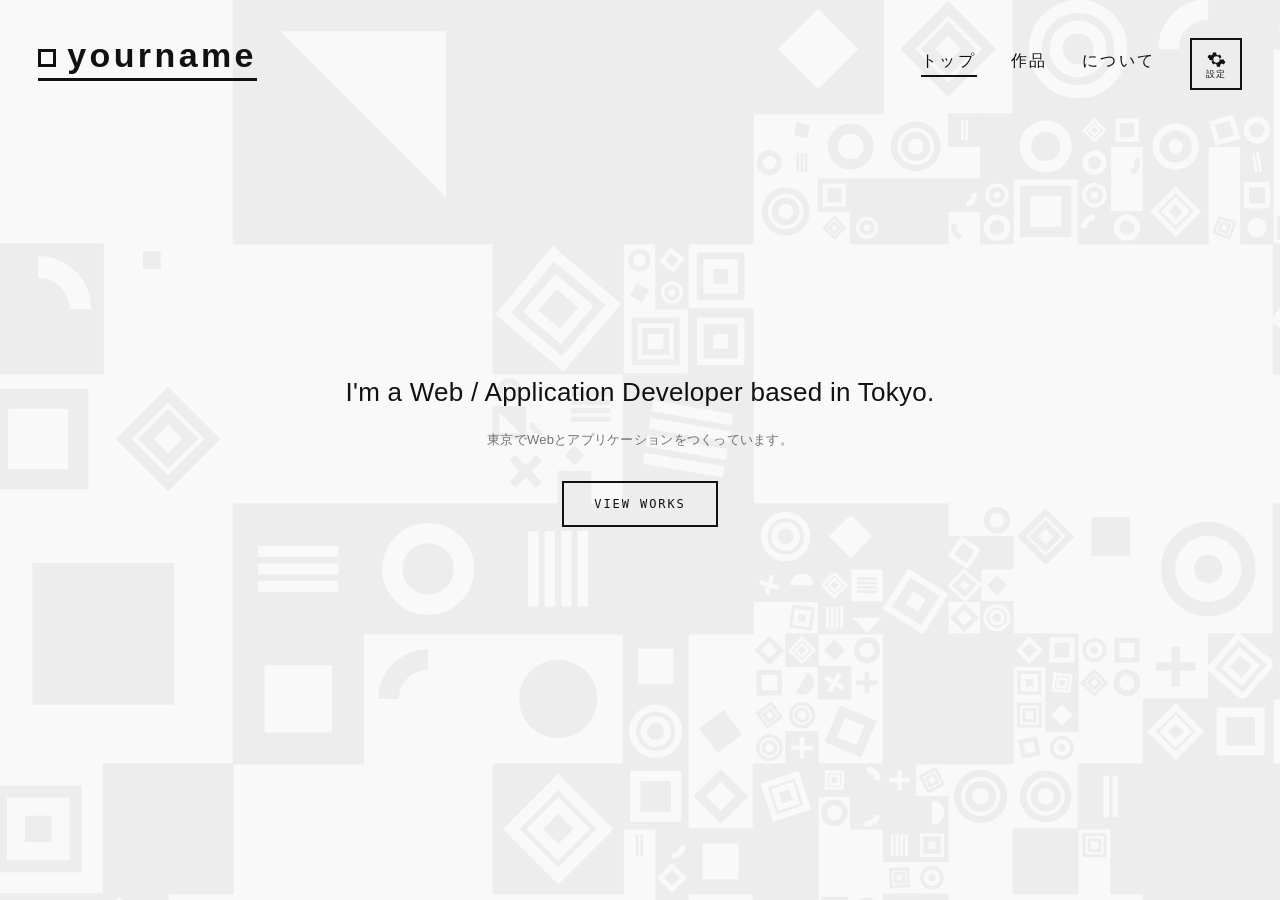
<file: site/index.html>
<!doctype html>
<html lang="ja">
<head>
<meta charset="utf-8">
<meta name="viewport" content="width=device-width,initial-scale=1,viewport-fit=cover">
<meta name="robots" content="noindex,nofollow">
<title>ポートフォリオ</title>
<meta name="description" content="つくったサービスとWeb制作をまとめています。">
<link rel="stylesheet" href="assets/css/style.css">
</head>
<body>

<svg width="0" height="0" aria-hidden="true" style="position:absolute"><defs>
  <symbol id="iGear" viewBox="0 0 24 24"><path d="M12 8a4 4 0 100 8 4 4 0 000-8zm9.4 4a7.5 7.5 0 01-.1 1.2l2 1.6-2 3.4-2.4-1a7.6 7.6 0 01-2 1.2l-.4 2.6h-4l-.4-2.6a7.6 7.6 0 01-2-1.2l-2.4 1-2-3.4 2-1.6A7.5 7.5 0 012.6 12c0-.4 0-.8.1-1.2l-2-1.6 2-3.4 2.4 1a7.6 7.6 0 012-1.2l.4-2.6h4l.4 2.6c.7.3 1.4.7 2 1.2l2.4-1 2 3.4-2 1.6c.1.4.1.8.1 1.2z"/></symbol>
</defs></svg>

<div class="stage">
  <canvas id="patternCanvas"></canvas>

  <div class="lead">
    <div>
      <p class="lead__en">
        I'm a Web / Application Developer based in Tokyo.
        <span class="lead__jp">東京でWebとアプリケーションをつくっています。</span>
      </p>
      <a class="lead__btn" href="works.html"><span>View works</span></a>
    </div>
  </div>

  <div class="chrome">
    <a class="logo" href="index.html"><span class="logo__mark"></span><span>yourname</span></a>
    <nav class="nav">
      <a class="nav__link is-current" href="index.html">トップ</a>
      <a class="nav__link" href="works.html">作品</a>
      <a class="nav__link" href="about.html">について</a>
      <button class="btnSquare" type="button" id="openSettings" aria-label="設定">
        <svg aria-hidden="true"><use href="#iGear"/></svg><span>設定</span>
      </button>
    </nav>
  </div>
</div>

<div class="settings" id="settings">
  <div class="settings__veil" data-close-settings></div>
  <div class="settings__box" role="dialog" aria-modal="true" aria-label="設定">
    <div class="settings__head">
      <h2 class="settings__title">Settings</h2>
      <button class="settings__close" type="button" data-close-settings aria-label="閉じる"></button>
    </div>
    <div class="settings__body">
      <div class="field">
        <p class="field__name">Color scheme</p>
        <div class="seg" data-key="theme">
          <span class="seg__mark"></span>
          <button class="seg__item" type="button" data-value="auto"><span class="seg__label">Auto</span></button>
          <button class="seg__item" type="button" data-value="light"><span class="seg__label">Light</span></button>
          <button class="seg__item" type="button" data-value="dark"><span class="seg__label">Dark</span></button>
        </div>
        <p class="field__note">Auto はOSの設定に合わせます。</p>
      </div>
      <div class="field">
        <p class="field__name">Motion</p>
        <div class="seg" data-key="motion">
          <span class="seg__mark"></span>
          <button class="seg__item" type="button" data-value="on"><span class="seg__label">On</span></button>
          <button class="seg__item" type="button" data-value="off"><span class="seg__label">Off</span></button>
        </div>
        <p class="field__note">背景の動きを止めます。</p>
      </div>
    </div>
  </div>
</div>

<script src="data/works.js"></script>
<script src="assets/js/pattern.js"></script>
<script src="assets/js/app.js"></script>
</body>
</html>
</file>
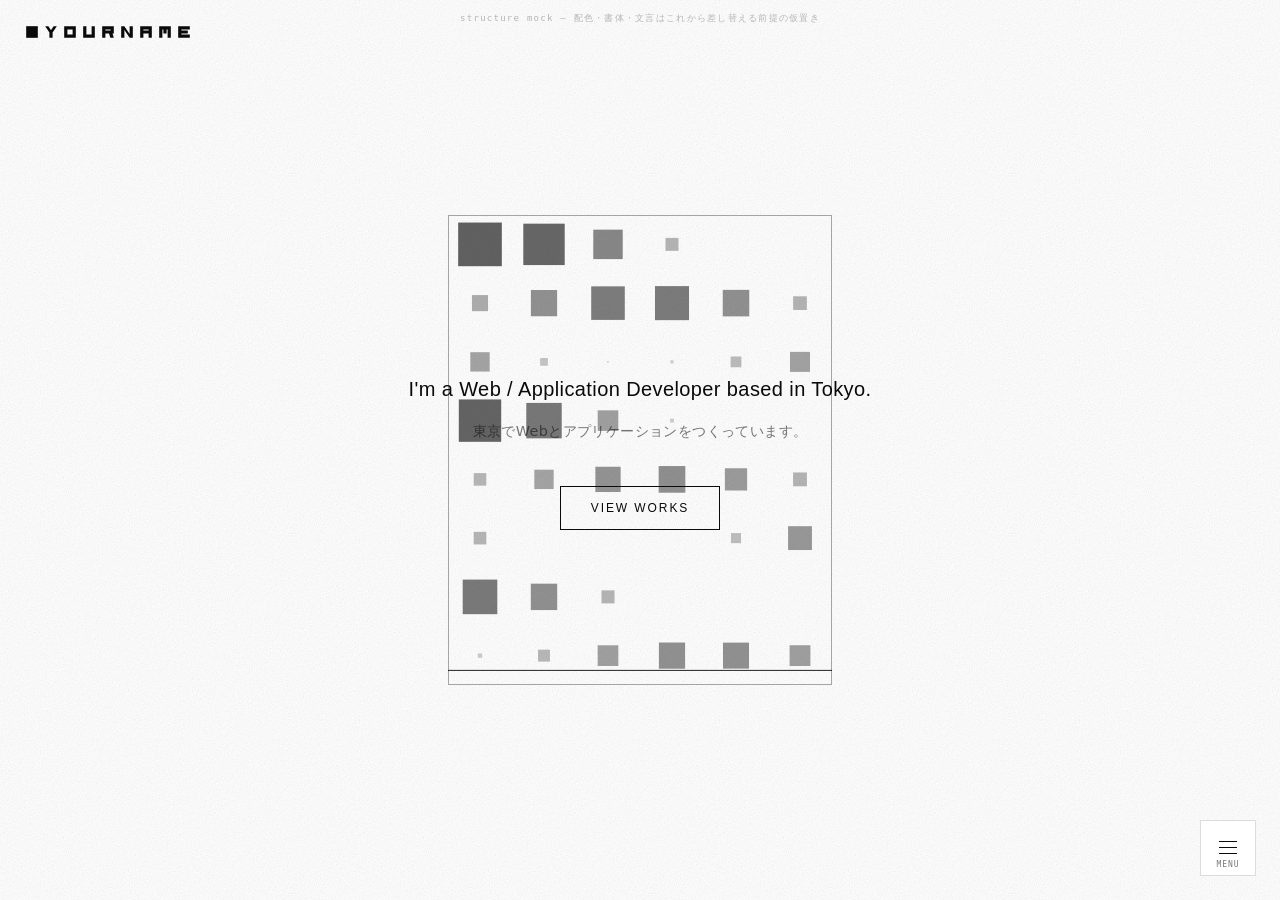
<file: docs/unshift-style-mock.html>
<!doctype html>
<html lang="ja">
<head>
<meta charset="utf-8">
<meta name="viewport" content="width=device-width, initial-scale=1, viewport-fit=cover">
<meta name="robots" content="noindex, nofollow">
<title>構造モック（unshift.jp 参考） / ポートフォリオサイト</title>
<style>
/* ============================================================
   構造モック
   参考サイト unshift.jp の「画面構成・状態遷移・操作感」を
   自前の実装で組み直したもの。
   - 文字・アイコンのベクターデータは参考サイトから取得せず、
     すべてこのファイル内で新規に作図している
   - 配色・書体・文言はここから差し替えていく前提の仮置き
   - 単一HTML。外部リソースなし
   ============================================================ */

/* ---- 差し替え用トークン ------------------------------------ */
:root{
  --c-bg:        #ffffff;
  --c-ink:       #0a0a0a;
  --c-ink-2:     rgba(10,10,10,.55);
  --c-ink-3:     rgba(10,10,10,.28);
  --c-line:      rgba(10,10,10,.14);
  --c-panel:     #ffffff;
  --c-veil:      rgba(255,255,255,.86);
  --c-visual:    #0a0a0a;
  --pointer:     #0a0a0a;

  --font-en: "Helvetica Neue", Arial, "Hiragino Sans", "Noto Sans JP", sans-serif;
  --font-jp: "Hiragino Sans", "Noto Sans JP", "Yu Gothic UI", Meiryo, system-ui, sans-serif;
  --font-mono: ui-monospace, SFMono-Regular, "SF Mono", Menlo, Consolas, monospace;

  --u: 8px;                 /* 余白の基本単位 */
  --edge: 24px;             /* 画面端の余白 */
  --btn: 56px;              /* 角ボタンの一辺 */
  --dur: .6s;
  --ease: cubic-bezier(.22,.61,.36,1);

  --z-bg:0; --z-visual:1; --z-works:2; --z-contents:3;
  --z-chrome:10; --z-pointer:20; --z-panel:30; --z-chromeTop:35; --z-modal:40;
}
.root.is-darkMode{
  --c-bg:        #0a0a0a;
  --c-ink:       #f2f2f2;
  --c-ink-2:     rgba(242,242,242,.55);
  --c-ink-3:     rgba(242,242,242,.28);
  --c-line:      rgba(242,242,242,.16);
  --c-panel:     #131313;
  --c-veil:      rgba(10,10,10,.86);
  --c-visual:    #f2f2f2;
  --pointer:     #f2f2f2;
}

/* ---- リセット ---------------------------------------------- */
*,*::before,*::after{box-sizing:border-box;}
html,body{margin:0;padding:0;height:100%;}
body{
  background:var(--c-bg); color:var(--c-ink);
  font-family:var(--font-jp);
  -webkit-font-smoothing:antialiased;
  overflow:hidden;
}
button{
  margin:0; padding:0; border:0; background:none; color:inherit;
  font:inherit; cursor:pointer; -webkit-appearance:none; appearance:none;
}
h1,h2,h3,p{margin:0;font-weight:400;}
svg{display:block;}
[hidden]{display:none !important;}
:focus-visible{outline:2px solid var(--c-ink); outline-offset:3px;}

/* ---- ルート -------------------------------------------------- */
#__nuxt,#__layout{height:100%;}
.root{
  position:relative; width:100%; height:100%;
  background:var(--c-bg); color:var(--c-ink);
  transition:background-color .5s var(--ease), color .5s var(--ease);
}
.root > svg.spriteDefs{position:absolute;width:0;height:0;overflow:hidden;}
.wrapper{position:relative;width:100%;height:100%;overflow:hidden;}

/* ---- 背景テクスチャ ------------------------------------------ */
.patternBg{
  position:absolute; inset:0; z-index:var(--z-bg);
  opacity:0; transition:opacity 1.2s var(--ease);
  pointer-events:none;
}
.patternBg.is-shown{opacity:1;}
.patternBg.is-invisible{opacity:0;}
.patternBg .bg{
  position:absolute; inset:0;
  background-image:var(--grain);
  background-size:180px 180px;
  opacity:.5; mix-blend-mode:multiply;
}
.root.is-darkMode .patternBg .bg{mix-blend-mode:screen; opacity:.35;}
.root.is-displayModeMinimum .patternBg{opacity:0;}

/* ---- メインビジュアル ---------------------------------------- */
.mainVisual{
  position:absolute; top:50%; left:50%; z-index:var(--z-visual);
  transform:translate(-50%,-50%);
  width:min(384px, 62vw); height:min(470px, 58vh);
  opacity:0; transition:opacity 1.2s var(--ease), transform 1.2s var(--ease);
}
.mainVisual.is-shown{opacity:1;}
.mainVisual canvas{width:100%;height:100%;display:block;}
/* 合成モード。文字と重なっても読める側に倒す（対応しない環境では通常合成） */
.root.is-blendMode .mainVisual{mix-blend-mode:multiply;}
.root.is-blendMode.is-darkMode .mainVisual{mix-blend-mode:screen;}
.root.is-displayModeMinimum .mainVisual{opacity:0; pointer-events:none;}
.root.is-displayModeFull .mainVisual{transform:translate(-50%,-50%) scale(1.04);}

/* ---- ロゴ ---------------------------------------------------- */
.logo{
  position:absolute; top:var(--edge); left:var(--edge); z-index:var(--z-chromeTop);
  line-height:0;
}
.logo_inner{display:block; text-decoration:none; color:inherit;}
.logo .label{
  position:absolute; width:1px; height:1px; overflow:hidden;
  clip-path:inset(50%); white-space:nowrap;
}
.logo .chars{display:flex; align-items:flex-end; gap:3px;}
.logo .char{
  position:relative; display:block;
  width:16px; height:16px;
  opacity:0; transform:translateY(10px);
  transition:opacity .5s var(--ease), transform .5s var(--ease);
}
.logo.is-shown .char{opacity:1; transform:none;}
.logo .char--square{width:16px;}
.logo .char__inner{display:block;width:100%;height:100%;}
.logo .char__inner svg{width:100%;height:100%;fill:currentColor;}
.logo .char__underline{
  position:absolute; left:0; bottom:-5px; width:100%; height:1px;
  background:currentColor; transform:scaleX(0); transform-origin:0 50%;
  transition:transform .4s var(--ease);
}
.logo_inner:hover .char__underline{transform:scaleX(1);}
.logo .char:nth-child(1){transition-delay:.05s}
.logo .char:nth-child(2){transition-delay:.11s}
.logo .char:nth-child(3){transition-delay:.17s}
.logo .char:nth-child(4){transition-delay:.23s}
.logo .char:nth-child(5){transition-delay:.29s}
.logo .char:nth-child(6){transition-delay:.35s}
.logo .char:nth-child(7){transition-delay:.41s}
.logo .char:nth-child(8){transition-delay:.47s}
.logo_inner:hover .char__underline{transition-delay:0s;}

/* ---- 中央コンテンツ ------------------------------------------ */
.contents{
  position:absolute; inset:0; z-index:var(--z-contents);
  display:flex; align-items:center; justify-content:center;
  pointer-events:none;
}
.contentsRoot{
  text-align:center; padding:0 var(--edge);
  pointer-events:auto;
  opacity:0; transform:translateY(12px);
  transition:opacity .9s var(--ease), transform .9s var(--ease);
}
.root.is-rootLoaded .contentsRoot{opacity:1; transform:none;}
.root.is-displayModeFull .contents{opacity:0; pointer-events:none;}
.lead{
  font-family:var(--font-en);
  font-size:clamp(15px, 2.4vw, 20px); line-height:1.9; letter-spacing:.02em;
  margin-bottom:calc(var(--u) * 5);
  text-wrap:balance;
}
.lead .lead__jp{
  display:block; margin-top:10px;
  font-family:var(--font-jp); font-size:.72em; color:var(--c-ink-2);
}
.buttonWorks{
  position:relative; display:inline-block;
  padding:14px 30px; border:1px solid var(--c-ink);
  font-family:var(--font-en); font-size:12px; letter-spacing:.16em; text-transform:uppercase;
  overflow:hidden; opacity:0; transition:opacity .5s var(--ease) .3s;
}
.buttonWorks.is-loaded{opacity:1;}
.buttonWorks::before{
  content:""; position:absolute; inset:0; background:var(--c-ink);
  transform:scaleX(0); transform-origin:0 50%; transition:transform .45s var(--ease);
}
.buttonWorks span{position:relative;}
.buttonWorks:hover::before{transform:scaleX(1);}
.buttonWorks:hover span{color:var(--c-bg);}
.buttonWorks span{transition:color .45s var(--ease);}

/* ---- Works（フルモード） ------------------------------------- */
.worksListFullMode{
  position:absolute; inset:0; z-index:var(--z-works);
  display:none;
}
.root.is-displayModeFull .worksListFullMode{display:block;}
.worksListFullMode__clickableArea{
  position:absolute; top:50%; left:50%;
  transform:translate(-50%,-50%);
  display:block; cursor:none;
}
.worksListFullMode__clickableAreaTxt{
  position:absolute; top:-34px; left:0;
  font-family:var(--font-mono); font-size:10px; letter-spacing:.18em;
  text-transform:uppercase; color:var(--c-ink-3);
}
.worksItem__titles{
  position:absolute; left:0; top:100%; padding-top:18px;
  width:100%; min-width:min(520px, 82vw);
  text-align:left;
}
.worksItem__title{
  font-family:var(--font-en); font-size:clamp(17px,2.4vw,26px);
  letter-spacing:.01em; line-height:1.35; overflow:hidden;
}
.worksItem__titleInner{
  display:block;
  transition:transform .5s var(--ease), opacity .5s var(--ease);
}
.worksItem__titleInner.is-out{transform:translateY(100%); opacity:0;}
.worksItem__meta{
  display:block; margin-top:6px;
  font-family:var(--font-mono); font-size:10px; letter-spacing:.16em;
  text-transform:uppercase; color:var(--c-ink-2);
}

.worksListFullModeHowToMove{
  position:absolute; left:var(--edge); bottom:var(--edge);
  display:flex; flex-direction:column; gap:14px;
}
.root.is-menuBottomLeft .worksListFullModeHowToMove{bottom:calc(var(--edge) + var(--btn) + var(--u)*2);}
.worksListFullModeHowToMoveItem{
  display:flex; align-items:center; gap:10px;
  font-family:var(--font-mono); font-size:10px; letter-spacing:.14em;
  text-transform:uppercase; color:var(--c-ink-2);
}
.worksListFullModeHowToMoveItem svg{width:26px;height:26px;stroke:currentColor;fill:none;stroke-width:4;}
.worksListFullModeHowToMoveItem small{display:block;color:var(--c-ink-3);letter-spacing:.1em;}
@media (hover:none){ .worksListFullModeHowToMoveItem--arrowKey,
                     .worksListFullModeHowToMoveItem--scroll{display:none;} }
@media (hover:hover){ .worksListFullModeHowToMoveItem--swipe{display:none;} }

.worksListFullModeIndicator{
  position:absolute; right:var(--edge); bottom:var(--edge);
  display:flex; align-items:center; gap:12px;
  font-family:var(--font-mono);
}
.root.is-menuBottomRight .worksListFullModeIndicator{bottom:calc(var(--edge) + var(--btn) + var(--u)*2);}
.worksListFullModeIndicator__prev,
.worksListFullModeIndicator__next{
  width:24px;height:24px; display:grid;place-items:center;
  color:var(--c-ink-2); transition:color .3s var(--ease);
}
.worksListFullModeIndicator__prev:hover,
.worksListFullModeIndicator__next:hover{color:var(--c-ink);}
.worksListFullModeIndicator__prev svg,
.worksListFullModeIndicator__next svg{width:12px;height:12px;stroke:currentColor;stroke-width:8;fill:none;}
.worksListFullModeIndicator__prev svg{transform:rotate(180deg);}
.worksListFullModeIndicator__current,
.worksListFullModeIndicator__total{display:flex; font-size:13px; letter-spacing:.06em;}
.worksListFullModeIndicator__total{color:var(--c-ink-3);}
.worksListFullModeIndicator__sep{color:var(--c-ink-3); font-size:13px;}
.worksListFullModeIndicator__digit10,
.worksListFullModeIndicator__digit01{
  height:1em; line-height:1; overflow:hidden;
}
.worksListFullModeIndicator__digit10Inner,
.worksListFullModeIndicator__digit01Inner{
  display:block;
  transform:translateY(calc(var(--i,1) * -1em));
  transition:transform .45s var(--ease);
}
.worksListFullModeIndicator__digit{display:block;height:1em;line-height:1;}

/* ---- ポインタ追従 -------------------------------------------- */
.pointerNotice{
  position:fixed; top:0; left:0; z-index:var(--z-pointer);
  display:flex; align-items:center; gap:9px;
  opacity:0; transition:opacity .3s var(--ease);
  pointer-events:none; will-change:transform;
}
.pointerNotice__square{display:block;width:11px;height:11px;}
.pointerNotice__square svg{width:100%;height:100%;}
.pointerNotice__label{
  font-family:var(--font-mono); font-size:10px; letter-spacing:.16em;
  text-transform:uppercase; color:var(--pointer); white-space:nowrap;
}
@media (hover:none){ .pointerNotice{display:none;} }

/* ---- 角ボタン ------------------------------------------------ */
.buttonContainer{
  position:absolute; z-index:var(--z-chromeTop);
  display:flex; align-items:flex-end; gap:var(--u);
}
.buttonContainer--bottomRight{right:var(--edge); bottom:var(--edge); flex-direction:row;}
.buttonContainer--bottomLeft{left:var(--edge); bottom:var(--edge); flex-direction:row-reverse;}
.buttonContainer--topRight{right:var(--edge); top:var(--edge); flex-direction:row; align-items:flex-start;}

.buttonSquare{
  position:relative; width:var(--btn); height:var(--btn);
  border:1px solid var(--c-line); background:var(--c-panel);
  display:grid; place-items:center;
  transition:border-color .3s var(--ease), background-color .3s var(--ease);
}
.buttonSquare:hover{border-color:var(--c-ink);}
.buttonSquare__label{
  position:absolute; left:50%; bottom:6px; transform:translateX(-50%);
  font-family:var(--font-mono); font-size:8px; letter-spacing:.12em;
  text-transform:uppercase; color:var(--c-ink-2); white-space:nowrap;
}
.buttonScrollTop{opacity:0; pointer-events:none; transition:opacity .3s var(--ease);}
.root.is-scrolled .buttonScrollTop{opacity:1; pointer-events:auto;}
.buttonScrollTop__arrow{
  display:block; width:11px; height:11px; margin-bottom:6px;
  border-left:1px solid currentColor; border-top:1px solid currentColor;
  transform:rotate(45deg);
}
.buttonMenu__line{
  position:absolute; left:50%; width:18px; height:1px; background:currentColor;
  transform:translateX(-50%);
  transition:transform .35s var(--ease), opacity .2s var(--ease);
}
.buttonMenu__line:nth-child(1){top:20px;}
.buttonMenu__line:nth-child(2){top:26px;}
.buttonMenu__line:nth-child(3){top:32px;}
.root.is-menuOpened .buttonMenu__line:nth-child(1){transform:translateX(-50%) translateY(6px) rotate(45deg);}
.root.is-menuOpened .buttonMenu__line:nth-child(2){opacity:0;}
.root.is-menuOpened .buttonMenu__line:nth-child(3){transform:translateX(-50%) translateY(-6px) rotate(-45deg);}
.buttonSquare__label--opened{opacity:0;}
.root.is-menuOpened .buttonSquare__label--closed{opacity:0;}
.root.is-menuOpened .buttonSquare__label--opened{opacity:1;}
.buttonSquare__label--closed,.buttonSquare__label--opened{transition:opacity .25s var(--ease);}

.buttonRect{
  display:inline-block; border:1px solid var(--c-line); background:var(--c-panel);
  height:var(--btn); padding:0 22px;
  transition:border-color .3s var(--ease);
}
.buttonRect:hover{border-color:var(--c-ink);}
.buttonRect .inner{display:flex;align-items:center;height:100%;}
.buttonRect__label{
  font-family:var(--font-mono); font-size:10px; letter-spacing:.16em; text-transform:uppercase;
}
.buttonBackWrapper{display:none;}
.buttonBackWrapper.is-shown{display:block;}
/* ロゴの真下に置く。ロゴと同じ左端から始める */
.buttonBackWrapper.is-onTopLeft{
  position:absolute; top:calc(var(--edge) + 38px); left:var(--edge); z-index:var(--z-chrome);
}

/* ---- メニュー ------------------------------------------------ */
.menu{
  position:absolute; inset:0; z-index:var(--z-panel);
  display:none;
}
.root.is-menuOpened .menu{display:block;}
.menu__bg{position:absolute;inset:0;background:var(--c-veil);backdrop-filter:blur(6px);}
.menu__contents{
  position:relative; height:100%;
  display:flex; flex-direction:column; justify-content:center;
  padding:0 clamp(var(--edge), 8vw, 96px);
  gap:var(--u);
}
.menu__nav{display:flex;flex-direction:column;gap:2px;}
.menuItem{
  display:flex; align-items:baseline; gap:14px;
  padding:8px 0; text-align:left; width:fit-content;
}
.menuItem__num{
  font-family:var(--font-mono); font-size:10px; letter-spacing:.12em; color:var(--c-ink-3);
}
.menuItem__label{
  font-family:var(--font-en); font-size:clamp(28px,6vw,54px); line-height:1.1;
  letter-spacing:-.01em; position:relative;
}
.menuItem__label::after{
  content:""; position:absolute; left:0; bottom:.08em; width:100%; height:1px;
  background:currentColor; transform:scaleX(0); transform-origin:0 50%;
  transition:transform .4s var(--ease);
}
.menuItem:hover .menuItem__label::after{transform:scaleX(1);}
.menuItem__jp{font-family:var(--font-jp);font-size:11px;color:var(--c-ink-2);}
.menu__utils{display:flex;flex-wrap:wrap;gap:var(--u);margin-top:calc(var(--u)*4);}
.menu__utilButton{
  display:flex; align-items:center; gap:8px;
  border:1px solid var(--c-line); padding:10px 16px;
  font-family:var(--font-mono); font-size:10px; letter-spacing:.14em; text-transform:uppercase;
  transition:border-color .3s var(--ease);
}
.menu__utilButton:hover{border-color:var(--c-ink);}
.menu__utilButton svg{width:14px;height:14px;stroke:currentColor;fill:none;stroke-width:5;}

/* ---- 設定パネル ---------------------------------------------- */
.settings{position:absolute;inset:0;z-index:var(--z-panel);display:none;}
.root.is-settingsOpened .settings{display:block;}
.settings__bg{position:absolute;inset:0;background:var(--c-veil);backdrop-filter:blur(6px);}
.settings__contents{
  position:absolute; top:50%; left:50%; transform:translate(-50%,-50%);
  width:min(520px, calc(100vw - var(--edge)*2));
  max-height:min(680px, calc(100vh - var(--edge)*2));
  background:var(--c-panel); border:1px solid var(--c-line);
  display:flex; flex-direction:column;
}
.settings__title{
  font-family:var(--font-mono); font-size:11px; letter-spacing:.2em; text-transform:uppercase;
  padding:22px 24px; border-bottom:1px solid var(--c-line);
}
.settings .buttonClose{
  position:absolute; top:0; right:0; width:64px; height:64px; border:0; background:none;
}
.buttonClose__line{
  position:absolute; top:50%; left:50%; width:16px; height:1px; background:currentColor;
}
.buttonClose__line:nth-child(1){transform:translate(-50%,-50%) rotate(45deg);}
.buttonClose__line:nth-child(2){transform:translate(-50%,-50%) rotate(-45deg);}
.settings .buttonSquare__label{bottom:10px;}
.settings__inner{overflow-y:auto; padding:6px 24px 26px;}
.settings__section{padding:22px 0; border-bottom:1px solid var(--c-line);}
.settings__section:last-child{border-bottom:0;}
.settings__sectionTitle{
  font-family:var(--font-mono); font-size:10px; letter-spacing:.16em; text-transform:uppercase;
  color:var(--c-ink-2); margin-bottom:12px;
}
.settings__childSection{padding:14px 0 0;}
.settings__notice{
  margin-top:10px; font-size:11px; line-height:1.7; color:var(--c-ink-3);
}
.settings__section.is-disabled{opacity:.4; pointer-events:none;}

.selector{
  position:relative; display:flex; gap:var(--u);
  padding:0;
}
.selector__indicstor{ /* 参考サイトの命名（誤記）をそのまま踏襲 */
  position:absolute; top:0; left:0; height:100%;
  border:1px solid var(--c-ink); pointer-events:none;
  transition:transform .4s var(--ease), width .4s var(--ease);
}
.selectorItem{
  border:1px solid var(--c-line); padding:12px 6px;
  transition:border-color .3s var(--ease), color .3s var(--ease);
  color:var(--c-ink-2);
}
.selectorItem:hover{color:var(--c-ink);}
.selectorItem.is-current{color:var(--c-ink);}
.selectorItem__inner{display:flex;flex-direction:column;align-items:center;gap:8px;}
.selectorItem__label{
  font-family:var(--font-mono); font-size:10px; letter-spacing:.1em; text-transform:uppercase;
  white-space:nowrap;
}
.selectorItem__figure{display:block;width:34px;height:24px;}
.selectorItem__figure > span{
  position:relative; display:block; width:100%; height:100%;
  border:1px solid currentColor;
}
.selectorItem__figure > span::after{
  content:""; position:absolute; width:7px; height:7px; background:currentColor;
}
.optionMenuBottomRight::after{right:3px;bottom:3px;}
.optionMenuBottomLeft::after{left:3px;bottom:3px;}
.optionMenuTopRight::after{right:3px;top:3px;}

/* 疑似スクロールバー（参考サイトの slideScrollbar 相当） */
.slideContainer{position:relative;}
.slideScrollbar{
  position:absolute; top:6px; right:6px; width:2px; bottom:6px;
  background:var(--c-line); opacity:0; transition:opacity .3s var(--ease);
}
.slideContainer:hover .slideScrollbar{opacity:1;}
.slideScrollbar__drag{
  position:absolute; left:0; width:100%; background:var(--c-ink-3);
  border-radius:1px;
}

/* ---- アラート ------------------------------------------------ */
.alertModal{position:absolute;inset:0;z-index:var(--z-modal);display:none;}
.root.is-alertModalOpened .alertModal{display:block;}
.alertModal__bg{position:absolute;inset:0;background:var(--c-veil);}
.alertModal__contents{
  position:absolute; top:50%; left:50%; transform:translate(-50%,-50%);
  width:min(420px, calc(100vw - var(--edge)*2));
  background:var(--c-panel); border:1px solid var(--c-line);
  padding:32px 28px 24px; text-align:center;
}
.alertModal__txt{font-size:13px; line-height:1.9; color:var(--c-ink);}
.alertModal__buttons{display:flex; justify-content:center; gap:var(--u); margin-top:24px;}
.alertModal .buttonRect{height:44px;}

/* ---- 表示モード別の出し分け ---------------------------------- */
.root.is-displayModeMinimum .logo,
.root.is-displayModeMinimum .buttonScrollTop{opacity:1;}
.root.is-displayModeMinimum .buttonScrollTop{display:none;}

/* ---- モック表示バッジ ---------------------------------------- */
.mockBadge{
  position:absolute; left:50%; top:12px; transform:translateX(-50%);
  z-index:var(--z-chrome);
  font-family:var(--font-mono); font-size:9px; letter-spacing:.14em;
  color:var(--c-ink-3); white-space:nowrap; pointer-events:none;
}

@media (max-width:640px){
  :root{--edge:16px; --btn:48px;}
  .worksListFullModeIndicator{bottom:calc(var(--edge) + var(--btn) + var(--u)*2);}
  .worksListFullModeHowToMove{bottom:calc(var(--edge) + var(--btn) + var(--u)*2);}
  .mockBadge{display:none;}
}
@media (prefers-reduced-motion:reduce){
  *{transition-duration:.01ms !important; animation-duration:.01ms !important;}
}
</style>
</head>
<body>

<div id="__nuxt"><div id="__layout">
<div class="root is-index is-blendMode is-menuBottomRight is-displayModeSimple" id="root">

  <!-- ============ SVG シンボル（すべて新規作図） ============ -->
  <svg class="spriteDefs" aria-hidden="true" focusable="false"><defs>

    <!-- 字形：110×110 のグリッド上に太さ22の帯を組んだ幾何ステンシル -->
    <symbol id="charSquare" viewBox="0 0 110 110"><path d="M15 15h80v80H15z"/></symbol>
    <symbol id="charU" viewBox="0 0 110 110"><path d="M15 15h22v80H15zM73 15h22v80H73zM15 73h80v22H15z"/></symbol>
    <symbol id="charN" viewBox="0 0 110 110"><path d="M15 15h22v80H15zM73 15h22v80H73zM37 15l36 53v27L37 42z"/></symbol>
    <symbol id="charS" viewBox="0 0 110 110"><path d="M15 15h80v22H15zM15 15h22v51H15zM15 44h80v22H15zM73 44h22v51H73zM15 73h80v22H15z"/></symbol>
    <symbol id="charH" viewBox="0 0 110 110"><path d="M15 15h22v80H15zM73 15h22v80H73zM15 44h80v22H15z"/></symbol>
    <symbol id="charI" viewBox="0 0 110 110"><path d="M44 15h22v80H44z"/></symbol>
    <symbol id="charF" viewBox="0 0 110 110"><path d="M15 15h22v80H15zM15 15h80v22H15zM15 44h66v22H15z"/></symbol>
    <symbol id="charT" viewBox="0 0 110 110"><path d="M15 15h80v22H15zM44 15h22v80H44z"/></symbol>
    <symbol id="charL" viewBox="0 0 110 110"><path d="M15 15h22v80H15zM15 73h80v22H15z"/></symbol>
    <symbol id="charA" viewBox="0 0 110 110"><path d="M15 15h22v80H15zM73 15h22v80H73zM15 15h80v22H15zM15 44h80v22H15z"/></symbol>
    <symbol id="charB" viewBox="0 0 110 110"><path d="M15 15h22v80H15zM15 15h80v22H15zM15 44h80v22H15zM15 73h80v22H15zM73 15h22v29H73zM73 66h22v29H73z"/></symbol>
    <symbol id="charO" viewBox="0 0 110 110"><path d="M15 15h80v22H15zM15 73h80v22H15zM15 15h22v80H15zM73 15h22v80H73z"/></symbol>
    <symbol id="charW" viewBox="0 0 110 110"><path d="M15 15h22v80H15zM73 15h22v80H73zM44 44h22v51H44zM15 73h80v22H15z"/></symbol>
    <symbol id="charR" viewBox="0 0 110 110"><path d="M15 15h22v80H15zM15 15h80v22H15zM15 44h80v22H15zM73 15h22v51H73zM62 66h24l9 29H71z"/></symbol>
    <symbol id="charK" viewBox="0 0 110 110"><path d="M15 15h22v80H15zM95 15v22L44 62V40zM44 48v22l51 25V73z"/></symbol>
    <symbol id="charC" viewBox="0 0 110 110"><path d="M15 15h22v80H15zM15 15h80v22H15zM15 73h80v22H15z"/></symbol>
    <symbol id="charD" viewBox="0 0 110 110"><path d="M15 15h22v80H15zM15 15h66v22H15zM15 73h66v22H15zM73 26h22v58H73z"/></symbol>
    <symbol id="charE" viewBox="0 0 110 110"><path d="M15 15h22v80H15zM15 15h80v22H15zM15 44h66v22H15zM15 73h80v22H15z"/></symbol>
    <symbol id="charG" viewBox="0 0 110 110"><path d="M15 15h22v80H15zM15 15h80v22H15zM15 73h80v22H15zM73 44h22v51H73zM55 44h40v22H55z"/></symbol>
    <symbol id="charJ" viewBox="0 0 110 110"><path d="M73 15h22v80H73zM15 73h80v22H15zM15 55h22v40H15z"/></symbol>
    <symbol id="charM" viewBox="0 0 110 110"><path d="M15 15h22v80H15zM73 15h22v80H73zM15 15h80v22H15zM44 15h22v51H44z"/></symbol>
    <symbol id="charP" viewBox="0 0 110 110"><path d="M15 15h22v80H15zM15 15h80v22H15zM15 44h80v22H15zM73 15h22v51H73z"/></symbol>
    <symbol id="charQ" viewBox="0 0 110 110"><path d="M15 15h80v22H15zM15 73h80v22H15zM15 15h22v80H15zM73 15h22v80H73zM62 62h20l13 33H75z"/></symbol>
    <symbol id="charV" viewBox="0 0 110 110"><path d="M15 15h22l29 80H44zM73 15h22L66 95H44z"/></symbol>
    <symbol id="charX" viewBox="0 0 110 110"><path d="M15 15h22l58 80H73zM73 15h22L37 95H15z"/></symbol>
    <symbol id="charY" viewBox="0 0 110 110"><path d="M15 15h22l29 44H44zM73 15h22L66 59H44zM44 51h22v44H44z"/></symbol>
    <symbol id="charZ" viewBox="0 0 110 110"><path d="M15 15h80v22H15zM15 73h80v22H15zM56 26h24L54 84H30z"/></symbol>

    <!-- アイコン：線画。stroke は利用側で指定 -->
    <symbol id="iconArrowKey" viewBox="0 0 100 100">
      <rect x="36" y="6" width="28" height="28" rx="3"/>
      <rect x="6" y="40" width="28" height="28" rx="3"/>
      <rect x="66" y="40" width="28" height="28" rx="3"/>
      <rect x="36" y="40" width="28" height="28" rx="3"/>
    </symbol>
    <symbol id="iconScroll" viewBox="0 0 100 100">
      <rect x="28" y="8" width="44" height="84" rx="22"/>
      <path d="M50 26v14"/>
    </symbol>
    <symbol id="iconSwipe" viewBox="0 0 100 100">
      <path d="M50 22v46"/>
      <path d="M34 38 50 22l16 16"/>
      <path d="M18 78h64"/>
    </symbol>
    <symbol id="iconArrow" viewBox="0 0 100 100">
      <path d="M18 50h58"/><path d="M56 30l20 20-20 20"/>
    </symbol>
    <symbol id="iconSettings" viewBox="0 0 100 100">
      <path d="M8 28h84M8 50h84M8 72h84"/>
      <circle cx="32" cy="28" r="9"/><circle cx="66" cy="50" r="9"/><circle cx="42" cy="72" r="9"/>
    </symbol>
    <symbol id="iconMail" viewBox="0 0 100 100">
      <rect x="8" y="20" width="84" height="60" rx="4"/><path d="M8 26l42 30 42-30"/>
    </symbol>
    <symbol id="iconBlank" viewBox="0 0 100 100">
      <path d="M52 12h36v36"/><path d="M88 12L44 56"/><path d="M76 60v28H12V24h28"/>
    </symbol>
  </defs></svg>

  <div class="wrapper">

    <!-- ============ 背景 ============ -->
    <div class="patternBg" id="patternBg"><div class="bg"></div></div>

    <!-- ============ メインビジュアル ============ -->
    <div class="mainVisual" id="mainVisual"><canvas id="visualCanvas"></canvas></div>

    <!-- ============ Works（フルモード） ============ -->
    <div class="worksListFullMode" id="worksListFullMode">
      <button class="worksListFullMode__clickableArea" id="worksClickableArea" type="button">
        <span class="worksListFullMode__clickableAreaTxt">
          <span class="worksListFullMode__clickableAreaTxtInner" id="worksAreaTxt">Loading…</span>
        </span>
        <span class="worksItem__titles">
          <span class="worksItem__title"><span class="worksItem__titleInner" id="worksTitle">—</span></span>
          <span class="worksItem__meta" id="worksMeta"></span>
        </span>
      </button>

      <div class="worksListFullModeHowToMove">
        <div class="worksListFullModeHowToMoveItem worksListFullModeHowToMoveItem--arrowKey">
          <svg aria-hidden="true"><use href="#iconArrowKey"/></svg><span>Press arrow key</span>
        </div>
        <div class="worksListFullModeHowToMoveItem worksListFullModeHowToMoveItem--scroll">
          <svg aria-hidden="true"><use href="#iconScroll"/></svg><span>Mouse scroll</span>
        </div>
        <div class="worksListFullModeHowToMoveItem worksListFullModeHowToMoveItem--swipe">
          <svg aria-hidden="true"><use href="#iconSwipe"/></svg>
          <span>Swipe<small>and tap to see more details</small></span>
        </div>
      </div>

      <div class="worksListFullModeIndicator">
        <button class="worksListFullModeIndicator__prev" type="button" aria-label="前の作品">
          <svg aria-hidden="true"><use href="#iconArrow"/></svg>
        </button>
        <p class="worksListFullModeIndicator__current" id="indicatorCurrent" aria-live="off"></p>
        <span class="worksListFullModeIndicator__sep">/</span>
        <p class="worksListFullModeIndicator__total" id="indicatorTotal"></p>
        <button class="worksListFullModeIndicator__next" type="button" aria-label="次の作品">
          <svg aria-hidden="true"><use href="#iconArrow"/></svg>
        </button>
      </div>
    </div>

    <!-- ============ ロゴ ============ -->
    <h1 class="logo" id="logo">
      <a class="logo_inner" href="#" id="logoLink">
        <span class="label" id="logoLabel">portfolio</span>
        <span class="chars" id="logoChars"></span>
      </a>
    </h1>

    <!-- ============ ポインタ追従 ============ -->
    <div class="pointerNotice" id="pointerNotice">
      <span class="pointerNotice__square"><svg viewBox="0 0 110 110" aria-hidden="true"><use href="#charSquare" fill="currentColor"/></svg></span>
      <p class="pointerNotice__label" id="pointerLabel">View details</p>
    </div>

    <!-- ============ back ボタン（左上） ============ -->
    <div class="buttonBackWrapper is-onTopLeft" id="buttonBackWrapper">
      <button class="buttonRect buttonBack" type="button" id="buttonBack">
        <span class="inner"><span class="buttonRect__label" id="buttonBackLabel">back</span></span>
      </button>
    </div>

    <!-- ============ 角ボタン群 ============ -->
    <div class="buttonContainer buttonContainer--bottomRight" id="buttonContainer">
      <button class="buttonSquare buttonScrollTop" type="button" id="buttonScrollTop" aria-label="ページの先頭へ">
        <span class="buttonScrollTop__arrow"></span>
        <span class="buttonSquare__label">top</span>
      </button>
      <button class="buttonSquare buttonMenu" type="button" id="buttonMenu" aria-expanded="false" aria-controls="menu">
        <span class="buttonMenu__line"></span><span class="buttonMenu__line"></span><span class="buttonMenu__line"></span>
        <span class="buttonSquare__label buttonSquare__label--closed">menu</span>
        <span class="buttonSquare__label buttonSquare__label--opened">close</span>
      </button>
    </div>

    <!-- ============ 中央コンテンツ ============ -->
    <main class="contents">
      <section class="contentsRoot">
        <p class="lead">
          I'm a Web / Application Developer based in Tokyo.
          <span class="lead__jp">東京でWebとアプリケーションをつくっています。</span>
        </p>
        <button class="buttonWorks is-loaded" type="button" id="buttonWorks"><span>View works</span></button>
      </section>
    </main>

    <!-- ============ メニュー ============ -->
    <div class="menu" id="menu">
      <div class="menu__bg" data-close-menu></div>
      <div class="menu__contents">
        <nav class="menu__nav">
          <button class="menuItem" type="button" data-mock-nav="Works"><span class="menuItem__num">01</span><span class="menuItem__label">Works</span><span class="menuItem__jp">つくったもの</span></button>
          <button class="menuItem" type="button" data-mock-nav="About"><span class="menuItem__num">02</span><span class="menuItem__label">About</span><span class="menuItem__jp">自己紹介</span></button>
          <button class="menuItem" type="button" data-mock-nav="Contact"><span class="menuItem__num">03</span><span class="menuItem__label">Contact</span><span class="menuItem__jp">お問い合わせ</span></button>
          <button class="menuItem" type="button" data-mock-nav="Privacy"><span class="menuItem__num">04</span><span class="menuItem__label">Privacy</span><span class="menuItem__jp">プライバシーポリシー</span></button>
        </nav>
        <div class="menu__utils">
          <button class="menu__utilButton" type="button" id="openSettings">
            <svg aria-hidden="true"><use href="#iconSettings"/></svg><span>Settings</span>
          </button>
          <button class="menu__utilButton" type="button" data-mock-nav="Mail">
            <svg aria-hidden="true"><use href="#iconMail"/></svg><span>Mail</span>
          </button>
          <button class="menu__utilButton" type="button" data-mock-nav="External">
            <svg aria-hidden="true"><use href="#iconBlank"/></svg><span>External</span>
          </button>
        </div>
      </div>
    </div>

    <!-- ============ 設定 ============ -->
    <div class="settings" id="settings">
      <div class="settings__bg" data-close-settings></div>
      <div class="settings__contents" role="dialog" aria-modal="true" aria-label="Settings">
        <h2 class="settings__title">Settings</h2>
        <button class="buttonClose buttonSquare" type="button" id="closeSettings">
          <span class="buttonClose__line"></span><span class="buttonClose__line"></span>
          <span class="buttonSquare__label">close</span>
        </button>

        <div class="settings__inner slideContainer slideContainer--initialized slideContainer--vertical slideContainer--free-mode" id="settingsInner">
          <div class="slideScrollbar"><div class="slideScrollbar__drag" id="scrollbarDrag"></div></div>
          <div class="slideWrapper"><div class="slideItem slideItem--active">

            <section class="settings__section">
              <h3 class="settings__sectionTitle">Display Mode</h3>
              <div class="selector" data-key="displayMode">
                <div class="selector__indicstor"></div>
                <button class="selectorItem" type="button" data-value="full"><span class="selectorItem__inner"><span class="selectorItem__label">Full</span></span></button>
                <button class="selectorItem" type="button" data-value="simple"><span class="selectorItem__inner"><span class="selectorItem__label">Simple</span></span></button>
                <button class="selectorItem" type="button" data-value="minimum"><span class="selectorItem__inner"><span class="selectorItem__label">Minimum</span></span></button>
              </div>
              <p class="settings__notice">Full は作品を画面いっぱいに切り替えて見せる表示。Minimum は演出を止めた最小表示。</p>
            </section>

            <section class="settings__section">
              <h3 class="settings__sectionTitle">Menu Position</h3>
              <div class="selector" data-key="menuPosition">
                <div class="selector__indicstor"></div>
                <button class="selectorItem" type="button" data-value="bottomRight"><span class="selectorItem__inner"><span class="selectorItem__figure"><span class="optionMenuBottomRight"></span></span><span class="selectorItem__label">Bottom right</span></span></button>
                <button class="selectorItem" type="button" data-value="bottomLeft"><span class="selectorItem__inner"><span class="selectorItem__figure"><span class="optionMenuBottomLeft"></span></span><span class="selectorItem__label">Bottom left</span></span></button>
                <button class="selectorItem" type="button" data-value="topRight"><span class="selectorItem__inner"><span class="selectorItem__figure"><span class="optionMenuTopRight"></span></span><span class="selectorItem__label">Top right</span></span></button>
              </div>
            </section>

            <section class="settings__section">
              <h3 class="settings__sectionTitle">Color scheme</h3>

              <section class="settings__childSection">
                <h4 class="settings__sectionTitle">Auto light/dark mode</h4>
                <div class="selector" data-key="autoDarkMode">
                  <div class="selector__indicstor"></div>
                  <button class="selectorItem" type="button" data-value="off"><span class="selectorItem__inner"><span class="selectorItem__label">Off</span></span></button>
                  <button class="selectorItem" type="button" data-value="on"><span class="selectorItem__inner"><span class="selectorItem__label">On</span></span></button>
                </div>
                <p class="settings__notice">OSの設定に合わせるかどうか。</p>
              </section>

              <section class="settings__childSection" id="lightDarkSection">
                <h4 class="settings__sectionTitle">Light mode / Dark mode</h4>
                <div class="selector" data-key="isDarkMode">
                  <div class="selector__indicstor"></div>
                  <button class="selectorItem" type="button" data-value="light"><span class="selectorItem__inner"><span class="selectorItem__label">Light</span></span></button>
                  <button class="selectorItem" type="button" data-value="dark"><span class="selectorItem__inner"><span class="selectorItem__label">Dark</span></span></button>
                </div>
                <p class="settings__notice">「Auto light/dark mode」がオフのとき、配色を選べます。</p>
              </section>
            </section>

          </div></div>
        </div>
      </div>
    </div>

    <!-- ============ アラート ============ -->
    <div class="alertModal" id="alertModal">
      <div class="alertModal__bg" data-close-alert></div>
      <div class="alertModal__contents" role="alertdialog" aria-modal="true">
        <p class="alertModal__txt" id="alertModalTxt">error</p>
        <div class="alertModal__buttons">
          <button class="buttonRect alertModal__buttonCancel" type="button" id="alertCancel" hidden>
            <span class="inner"><span class="buttonRect__label">cancel</span></span>
          </button>
          <button class="buttonRect alertModal__buttonOK" type="button" id="alertOK">
            <span class="inner"><span class="buttonRect__label">ok</span></span>
          </button>
        </div>
      </div>
    </div>

    <p class="mockBadge">structure mock — 配色・書体・文言はこれから差し替える前提の仮置き</p>
  </div>
</div>
</div></div>

<script>
(function () {
  'use strict';

  /* ==========================================================
     1. 状態（参考サイトのストア構成に合わせて持たせている）
     ========================================================== */
  var state = {
    isMenuOpened: false,
    isSettingsOpened: false,
    isAlertModalOpened: false,
    isScrolled: false,
    isRootLoaded: false,
    isLogoShown: false,
    isButtonBackAvailable: false,
    buttonBackLabel: 'back',
    supportsBlendMode: (window.CSS && CSS.supports && CSS.supports('mix-blend-mode', 'difference')) || false,
    logoTxt: 'yourname',   // 差し替え前提のプレースホルダ。a-z のみ（字形を用意している範囲）
    currentId: 0,
    prevId: 0,
    history: [],
    isWorksListFullModeHoverd: false,
    pointerColor: 'auto',   // 'auto' なら配色トークンに従う
    alertModalTxt: 'error',
    alertModalMode: 'alert',
    displayMode: 'simple',
    menuPosition: 'bottomRight',
    autoDarkMode: false,
    isDarkMode: false
  };

  var PREF_KEY = 'portfolioMock.prefs.v1';
  var PREF_FIELDS = ['displayMode', 'menuPosition', 'autoDarkMode', 'isDarkMode', 'logoTxt'];

  function loadPrefs() {
    try {
      var raw = localStorage.getItem(PREF_KEY);
      if (!raw) return;
      var saved = JSON.parse(raw);
      PREF_FIELDS.forEach(function (k) {
        if (Object.prototype.hasOwnProperty.call(saved, k)) state[k] = saved[k];
      });
    } catch (e) { /* localStorage が使えない環境では既定値のまま */ }
  }
  function savePrefs() {
    try {
      var out = {};
      PREF_FIELDS.forEach(function (k) { out[k] = state[k]; });
      localStorage.setItem(PREF_KEY, JSON.stringify(out));
    } catch (e) {}
  }

  /* ==========================================================
     2. 仮データ
     ========================================================== */
  // 要件定義（docs/requirements-draft.md 6章）の棚卸し結果を仮で流し込んでいる。
  // 本実装ではデータファイル管理に置き換える。
  var works = [
    { title: '埋め込み型RAGチャットボット', meta: 'Service / rag', seed: 11 },
    { title: 'みんなの駐車場マップ',       meta: 'Service / map', seed: 27 },
    { title: 'イベント事前決済',           meta: 'Service / event', seed: 43 },
    { title: 'WEB意見箱',                  meta: 'Service / webbox', seed: 58 },
    { title: 'ビジネスマッチング',         meta: 'Service / enlink', seed: 71 },
    { title: '飲みゲーム',                 meta: 'Service / alcohol', seed: 89 },
    { title: 'キャンペーンサイト',         meta: 'Web / crafy', seed: 97 },
    { title: '企業サイト制作・運用',       meta: 'Web / revenge.co.jp', seed: 113 }
  ];

  var $ = function (id) { return document.getElementById(id); };
  var root = $('root');

  /* ==========================================================
     3. 背景のグレイン（SVGノイズをその場で生成）
     ========================================================== */
  (function buildGrain() {
    var svg =
      '<svg xmlns="http://www.w3.org/2000/svg" width="180" height="180">' +
        '<filter id="n"><feTurbulence type="fractalNoise" baseFrequency="0.82" numOctaves="3" stitchTiles="stitch"/>' +
        '<feColorMatrix type="saturate" values="0"/></filter>' +
        '<rect width="180" height="180" filter="url(#n)" opacity="0.42"/>' +
      '</svg>';
    document.documentElement.style.setProperty(
      '--grain', 'url("data:image/svg+xml;charset=utf-8,' + encodeURIComponent(svg) + '")'
    );
  })();

  /* ==========================================================
     4. ロゴ（文字シンボルを1文字ずつ組む）
     ========================================================== */
  var CHAR_SYMBOLS = {};
  'abcdefghijklmnopqrstuvwxyz'.split('').forEach(function (c) {
    CHAR_SYMBOLS[c] = 'char' + c.toUpperCase();
  });

  function buildLogo() {
    var chars = $('logoChars');
    chars.innerHTML = '';
    $('logoLabel').textContent = state.logoTxt;

    var frag = document.createDocumentFragment();
    frag.appendChild(makeChar('square'));
    state.logoTxt.toLowerCase().split('').forEach(function (c) {
      if (CHAR_SYMBOLS[c]) frag.appendChild(makeChar(c));
    });
    chars.appendChild(frag);
  }

  function makeChar(c) {
    var span = document.createElement('span');
    span.className = 'char char--' + c;
    var inner = document.createElement('span');
    inner.className = 'char__inner';
    inner.innerHTML =
      '<svg viewBox="0 0 110 110" aria-hidden="true"><use href="#' +
      (c === 'square' ? 'charSquare' : CHAR_SYMBOLS[c]) + '" fill="currentColor"/></svg>';
    var underline = document.createElement('span');
    underline.className = 'char__underline';
    span.appendChild(inner);
    span.appendChild(underline);
    return span;
  }

  /* ==========================================================
     5. 桁ローラー（0-9 を縦に流して数字を出す）
     ========================================================== */
  function buildDigitRoller(el, place) {
    var wrap = document.createElement('span');
    wrap.className = 'worksListFullModeIndicator__digit' + place;
    var inner = document.createElement('span');
    inner.className = 'worksListFullModeIndicator__digit' + place + 'Inner';
    // 前後に 9 / 0 を足しておくと 9→0 の繰り上がりが飛ばない
    [9, 0, 1, 2, 3, 4, 5, 6, 7, 8, 9, 0].forEach(function (n) {
      var d = document.createElement('span');
      d.className = 'worksListFullModeIndicator__digit';
      d.textContent = String(n);
      inner.appendChild(d);
    });
    wrap.appendChild(inner);
    el.appendChild(wrap);
    return inner;
  }

  var rollers = {};
  function setupIndicator() {
    var cur = $('indicatorCurrent'), tot = $('indicatorTotal');
    cur.innerHTML = ''; tot.innerHTML = '';
    rollers.cur10 = buildDigitRoller(cur, '10');
    rollers.cur01 = buildDigitRoller(cur, '01');
    rollers.tot10 = buildDigitRoller(tot, '10');
    rollers.tot01 = buildDigitRoller(tot, '01');
    setNumber(rollers.tot10, rollers.tot01, works.length);
  }
  function setNumber(r10, r01, n) {
    var v = Math.max(0, Math.min(99, n));
    r10.style.setProperty('--i', String(Math.floor(v / 10) + 1));
    r01.style.setProperty('--i', String((v % 10) + 1));
  }

  /* ==========================================================
     6. メインビジュアル（canvas / 自前の生成グラフィック）
     ========================================================== */
  var canvas = $('visualCanvas'), ctx = canvas.getContext('2d');
  var visual = { w: 0, h: 0, dpr: 1, t: 0, seed: works[0].seed, targetSeed: works[0].seed, raf: 0 };
  var reduceMotion = window.matchMedia('(prefers-reduced-motion: reduce)').matches;

  function resizeCanvas() {
    var rect = canvas.getBoundingClientRect();
    if (!rect.width || !rect.height) return;
    visual.dpr = Math.min(window.devicePixelRatio || 1, 2);
    visual.w = rect.width;
    visual.h = rect.height;
    canvas.width = Math.round(rect.width * visual.dpr);
    canvas.height = Math.round(rect.height * visual.dpr);
    ctx.setTransform(visual.dpr, 0, 0, visual.dpr, 0, 0);
  }

  function drawVisual() {
    var w = visual.w, h = visual.h;
    if (!w || !h) return;
    ctx.clearRect(0, 0, w, h);

    var ink = getComputedStyle(root).getPropertyValue('--c-visual').trim() || '#0a0a0a';
    visual.seed += (visual.targetSeed - visual.seed) * 0.06;

    var cols = 6, rows = 8;
    var cw = w / cols, ch = h / rows;
    var t = visual.t;

    ctx.save();
    for (var y = 0; y < rows; y++) {
      for (var x = 0; x < cols; x++) {
        var i = y * cols + x;
        var n = Math.sin(i * 0.7 + visual.seed * 0.13) * 0.5 + 0.5;
        var wave = Math.sin(t * 0.7 + x * 0.55 + y * 0.32 + visual.seed * 0.05) * 0.5 + 0.5;
        var s = Math.max(0, (n * 0.65 + wave * 0.35) - 0.18);
        if (s <= 0.02) continue;
        var size = Math.min(cw, ch) * s * 0.92;
        var cx = x * cw + cw / 2;
        var cy = y * ch + ch / 2;
        ctx.fillStyle = ink;
        ctx.globalAlpha = 0.14 + s * 0.62;
        ctx.fillRect(cx - size / 2, cy - size / 2, size, size);
      }
    }
    ctx.restore();

    // 走査線：全体を1本の帯でつなぐ
    ctx.save();
    ctx.globalAlpha = 0.9;
    ctx.strokeStyle = ink;
    ctx.lineWidth = 1;
    var yLine = (Math.sin(t * 0.45 + visual.seed * 0.07) * 0.5 + 0.5) * h;
    ctx.beginPath(); ctx.moveTo(0, yLine); ctx.lineTo(w, yLine); ctx.stroke();
    ctx.restore();

    // 外枠
    ctx.save();
    ctx.globalAlpha = 0.35;
    ctx.strokeStyle = ink;
    ctx.lineWidth = 1;
    ctx.strokeRect(0.5, 0.5, w - 1, h - 1);
    ctx.restore();
  }

  function loop() {
    visual.t += reduceMotion ? 0 : 0.016;
    drawVisual();
    visual.raf = requestAnimationFrame(loop);
  }

  /* ==========================================================
     7. Works の切り替え
     ========================================================== */
  function syncClickableArea() {
    var mv = $('mainVisual').getBoundingClientRect();
    var area = $('worksClickableArea');
    area.style.width = Math.round(mv.width) + 'px';
    area.style.height = Math.round(mv.height) + 'px';
  }

  function goTo(index, silent) {
    var len = works.length;
    var next = ((index % len) + len) % len;
    if (next === state.currentId && !silent) return;
    state.prevId = state.currentId;
    state.currentId = next;
    state.history.push(next);

    var titleEl = $('worksTitle');
    titleEl.classList.add('is-out');
    window.setTimeout(function () {
      titleEl.textContent = works[next].title;
      $('worksMeta').textContent = works[next].meta;
      titleEl.classList.remove('is-out');
    }, silent ? 0 : 240);

    setNumber(rollers.cur10, rollers.cur01, next + 1);
    visual.targetSeed = works[next].seed;
  }

  /* ==========================================================
     8. モーダル / パネル
     ========================================================== */
  function openMenu(v) {
    state.isMenuOpened = v;
    $('buttonMenu').setAttribute('aria-expanded', String(v));
    if (v) openSettings(false);
    apply();
  }
  function openSettings(v) {
    state.isSettingsOpened = v;
    apply();
    if (v) updateScrollbar();
  }
  function alertModal(txt, mode, onOK) {
    state.alertModalTxt = txt;
    state.alertModalMode = mode || 'alert';
    state.isAlertModalOpened = true;
    $('alertModalTxt').textContent = txt;
    $('alertCancel').hidden = state.alertModalMode !== 'confirm';
    alertModal._onOK = onOK || null;
    apply();
  }
  function closeAlert() { state.isAlertModalOpened = false; apply(); }

  /* ==========================================================
     9. セレクター（設定UI）
     ========================================================== */
  var GAP = 8;
  function initSelectors() {
    Array.prototype.forEach.call(document.querySelectorAll('.selector'), function (sel) {
      var items = sel.querySelectorAll('.selectorItem');
      var n = items.length;
      var itemWidth = 'calc((100% - ' + (GAP * (n - 1)) + 'px) / ' + n + ')';
      Array.prototype.forEach.call(items, function (item) {
        item.style.width = itemWidth;
        item.addEventListener('click', function () {
          onSelect(sel.dataset.key, item.dataset.value);
        });
      });
      sel.querySelector('.selector__indicstor').style.width =
        'calc(' + (100 / n) + '% - ' + (GAP * (n - 1) / n) + 'px)';
    });
  }

  function onSelect(key, value) {
    if (key === 'displayMode') state.displayMode = value;
    if (key === 'menuPosition') state.menuPosition = value;
    if (key === 'autoDarkMode') {
      state.autoDarkMode = (value === 'on');
      if (state.autoDarkMode) state.isDarkMode = darkMQ.matches;
    }
    if (key === 'isDarkMode') state.isDarkMode = (value === 'dark');
    savePrefs();
    apply();
  }

  function currentValue(key) {
    if (key === 'displayMode') return state.displayMode;
    if (key === 'menuPosition') return state.menuPosition;
    if (key === 'autoDarkMode') return state.autoDarkMode ? 'on' : 'off';
    if (key === 'isDarkMode') return state.isDarkMode ? 'dark' : 'light';
    return null;
  }

  function syncSelectors() {
    Array.prototype.forEach.call(document.querySelectorAll('.selector'), function (sel) {
      var value = currentValue(sel.dataset.key);
      var items = sel.querySelectorAll('.selectorItem');
      var idx = 0;
      Array.prototype.forEach.call(items, function (item, i) {
        var on = item.dataset.value === value;
        item.classList.toggle('is-current', on);
        item.setAttribute('aria-pressed', String(on));
        if (on) idx = i;
      });
      sel.querySelector('.selector__indicstor').style.transform =
        'translateX(' + (idx * 100) + '%) translateX(' + (idx * GAP) + 'px)';
    });
    $('lightDarkSection').classList.toggle('is-disabled', state.autoDarkMode);
  }

  /* ==========================================================
     10. 状態をDOMに反映
     ========================================================== */
  var MENU_POS_CLASS = {
    bottomRight: 'is-menuBottomRight',
    bottomLeft: 'is-menuBottomLeft',
    topRight: 'is-menuTopRight'
  };
  var DISPLAY_CLASS = {
    full: 'is-displayModeFull',
    simple: 'is-displayModeSimple',
    minimum: 'is-displayModeMinimum'
  };

  function apply() {
    root.classList.toggle('is-blendMode', state.supportsBlendMode && state.displayMode !== 'minimum');
    root.classList.toggle('is-darkMode', state.isDarkMode);
    root.classList.toggle('is-menuOpened', state.isMenuOpened);
    root.classList.toggle('is-settingsOpened', state.isSettingsOpened);
    root.classList.toggle('is-alertModalOpened', state.isAlertModalOpened);
    root.classList.toggle('is-scrolled', state.isScrolled);
    root.classList.toggle('is-rootLoaded', state.isRootLoaded);

    Object.keys(MENU_POS_CLASS).forEach(function (k) {
      root.classList.toggle(MENU_POS_CLASS[k], state.menuPosition === k);
    });
    Object.keys(DISPLAY_CLASS).forEach(function (k) {
      root.classList.toggle(DISPLAY_CLASS[k], state.displayMode === k);
    });

    $('buttonContainer').className =
      'buttonContainer buttonContainer--' + state.menuPosition;

    $('logo').classList.toggle('is-shown', state.isLogoShown);
    $('patternBg').classList.toggle('is-shown', state.isRootLoaded);
    $('patternBg').classList.remove('is-invisible');
    $('mainVisual').classList.toggle('is-shown', state.isRootLoaded && state.displayMode !== 'minimum');
    $('buttonBackWrapper').classList.toggle('is-shown', state.isButtonBackAvailable);
    $('buttonBackLabel').textContent = state.buttonBackLabel;

    if (state.pointerColor === 'auto') root.style.removeProperty('--pointer');
    else root.style.setProperty('--pointer', state.pointerColor);

    syncSelectors();
    syncClickableArea();
  }

  /* ==========================================================
     11. ポインタ追従
     ========================================================== */
  var pointer = { x: window.innerWidth / 2, y: window.innerHeight / 2, cx: 0, cy: 0, raf: 0 };
  var pointerEl = $('pointerNotice');

  function pointerLoop() {
    pointer.cx += (pointer.x - pointer.cx) * 0.22;
    pointer.cy += (pointer.y - pointer.cy) * 0.22;
    pointerEl.style.transform =
      'translate(-50%,-50%) translate(' + pointer.cx.toFixed(1) + 'px, ' + pointer.cy.toFixed(1) + 'px)';
    pointer.raf = requestAnimationFrame(pointerLoop);
  }

  function setPointerVisible(v, label) {
    state.isWorksListFullModeHoverd = v;
    if (label) $('pointerLabel').textContent = label;
    pointerEl.style.opacity = v ? '1' : '0';
  }

  /* ==========================================================
     12. 設定パネルの疑似スクロールバー
     ========================================================== */
  function updateScrollbar() {
    var inner = $('settingsInner'), drag = $('scrollbarDrag');
    var ratio = inner.clientHeight / inner.scrollHeight;
    if (ratio >= 1) { drag.style.height = '0'; return; }
    var trackH = inner.clientHeight - 12;
    var h = Math.max(24, trackH * ratio);
    var max = inner.scrollHeight - inner.clientHeight;
    var top = max ? (inner.scrollTop / max) * (trackH - h) : 0;
    drag.style.height = h + 'px';
    drag.style.transform = 'translateY(' + top + 'px)';
  }

  /* ==========================================================
     13. イベント
     ========================================================== */
  var darkMQ = window.matchMedia('(prefers-color-scheme: dark)');

  function bind() {
    // ロゴ
    $('logoLink').addEventListener('click', function (e) {
      e.preventDefault();
      goTo(0);
    });

    // メニュー
    $('buttonMenu').addEventListener('click', function () { openMenu(!state.isMenuOpened); });
    Array.prototype.forEach.call(document.querySelectorAll('[data-close-menu]'), function (el) {
      el.addEventListener('click', function () { openMenu(false); });
    });
    Array.prototype.forEach.call(document.querySelectorAll('[data-mock-nav]'), function (el) {
      el.addEventListener('click', function () {
        openMenu(false);
        alertModal('「' + el.dataset.mockNav + '」は構造モックのため未実装です。', 'alert');
      });
    });

    // 設定
    $('openSettings').addEventListener('click', function () { openMenu(false); openSettings(true); });
    $('closeSettings').addEventListener('click', function () { openSettings(false); });
    Array.prototype.forEach.call(document.querySelectorAll('[data-close-settings]'), function (el) {
      el.addEventListener('click', function () { openSettings(false); });
    });
    $('settingsInner').addEventListener('scroll', updateScrollbar);

    // アラート
    $('alertOK').addEventListener('click', function () {
      var cb = alertModal._onOK; closeAlert(); if (cb) cb();
    });
    $('alertCancel').addEventListener('click', closeAlert);
    Array.prototype.forEach.call(document.querySelectorAll('[data-close-alert]'), function (el) {
      el.addEventListener('click', closeAlert);
    });

    // back / top
    $('buttonBack').addEventListener('click', function () {
      state.isButtonBackAvailable = false;
      state.displayMode = 'simple';
      savePrefs(); apply();
    });
    $('buttonScrollTop').addEventListener('click', function () {
      window.scrollTo({ top: 0, behavior: reduceMotion ? 'auto' : 'smooth' });
    });

    // View works → フルモードへ
    $('buttonWorks').addEventListener('click', function () {
      state.displayMode = 'full';
      state.isButtonBackAvailable = true;
      state.buttonBackLabel = 'back';
      savePrefs(); apply();
    });

    // Works の操作
    document.querySelector('.worksListFullModeIndicator__prev')
      .addEventListener('click', function () { goTo(state.currentId - 1); });
    document.querySelector('.worksListFullModeIndicator__next')
      .addEventListener('click', function () { goTo(state.currentId + 1); });

    var area = $('worksClickableArea');
    area.addEventListener('mouseenter', function () { setPointerVisible(true, 'View details'); });
    area.addEventListener('mouseleave', function () { setPointerVisible(false); });
    area.addEventListener('click', function () {
      alertModal('「' + works[state.currentId].title + '」の詳細ページは構造モックのため未実装です。', 'alert');
    });

    // ポインタ
    window.addEventListener('pointermove', function (e) { pointer.x = e.clientX; pointer.y = e.clientY; });

    // ホイール
    var wheelLock = false;
    window.addEventListener('wheel', function (e) {
      if (state.displayMode !== 'full') return;
      if (state.isMenuOpened || state.isSettingsOpened || state.isAlertModalOpened) return;
      if (Math.abs(e.deltaY) < 8 || wheelLock) return;
      wheelLock = true;
      goTo(state.currentId + (e.deltaY > 0 ? 1 : -1));
      window.setTimeout(function () { wheelLock = false; }, 420);
    }, { passive: true });

    // キーボード
    window.addEventListener('keydown', function (e) {
      if (e.key === 'Escape') {
        if (state.isAlertModalOpened) return closeAlert();
        if (state.isSettingsOpened) return openSettings(false);
        if (state.isMenuOpened) return openMenu(false);
      }
      if (state.displayMode !== 'full') return;
      if (state.isMenuOpened || state.isSettingsOpened || state.isAlertModalOpened) return;
      if (e.key === 'ArrowRight' || e.key === 'ArrowDown') { e.preventDefault(); goTo(state.currentId + 1); }
      if (e.key === 'ArrowLeft' || e.key === 'ArrowUp') { e.preventDefault(); goTo(state.currentId - 1); }
    });

    // スワイプ
    var touch = { y: 0, active: false };
    window.addEventListener('touchstart', function (e) {
      touch.y = e.touches[0].clientY; touch.active = true;
    }, { passive: true });
    window.addEventListener('touchend', function (e) {
      if (!touch.active || state.displayMode !== 'full') return;
      touch.active = false;
      if (state.isMenuOpened || state.isSettingsOpened || state.isAlertModalOpened) return;
      var dy = e.changedTouches[0].clientY - touch.y;
      if (Math.abs(dy) > 40) goTo(state.currentId + (dy < 0 ? 1 : -1));
    }, { passive: true });

    // スクロール
    window.addEventListener('scroll', function () {
      var next = window.scrollY > 40;
      if (next !== state.isScrolled) { state.isScrolled = next; apply(); }
    }, { passive: true });

    // リサイズ
    var resizeTimer = 0;
    window.addEventListener('resize', function () {
      window.clearTimeout(resizeTimer);
      resizeTimer = window.setTimeout(function () {
        resizeCanvas(); syncClickableArea(); updateScrollbar();
      }, 120);
    });

    // OS の配色変更
    var onDarkChange = function (e) {
      if (state.autoDarkMode) { state.isDarkMode = e.matches; savePrefs(); apply(); }
    };
    if (darkMQ.addEventListener) darkMQ.addEventListener('change', onDarkChange);
    else if (darkMQ.addListener) darkMQ.addListener(onDarkChange);
  }

  /* ==========================================================
     14. 起動
     ========================================================== */
  function init() {
    loadPrefs();
    if (state.autoDarkMode) state.isDarkMode = darkMQ.matches;

    buildLogo();
    setupIndicator();
    initSelectors();
    bind();
    apply();

    resizeCanvas();
    goTo(0, true);
    loop();
    pointerLoop();

    window.requestAnimationFrame(function () {
      state.isRootLoaded = true;
      apply();
      window.setTimeout(function () {
        state.isLogoShown = true;
        $('worksAreaTxt').textContent = 'Selected works';
        apply();
      }, 180);
    });
  }

  if (document.readyState === 'loading') document.addEventListener('DOMContentLoaded', init);
  else init();
})();
</script>
</body>
</html>
</file>
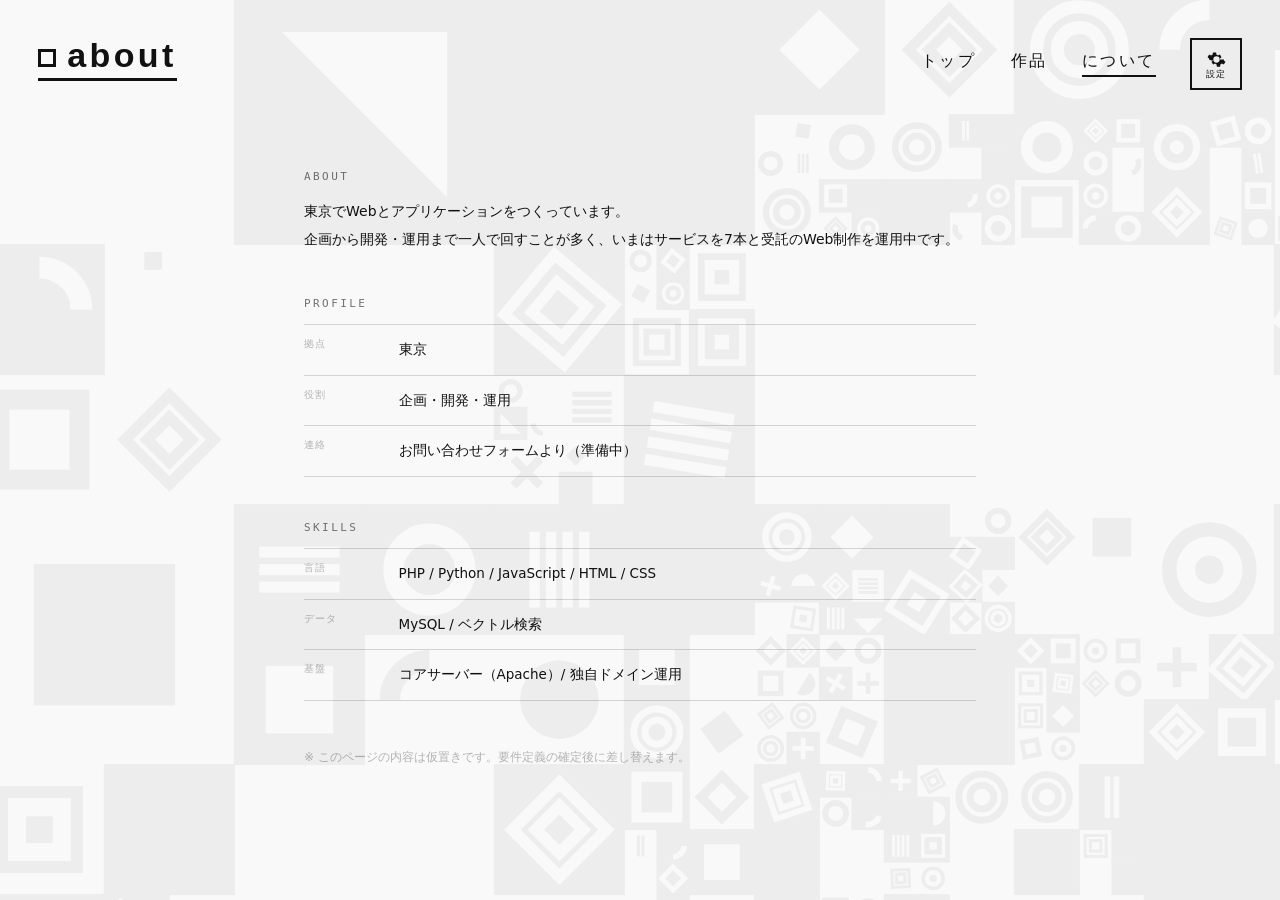
<file: site/about.html>
<!doctype html>
<html lang="ja">
<head>
<meta charset="utf-8">
<meta name="viewport" content="width=device-width,initial-scale=1,viewport-fit=cover">
<meta name="robots" content="noindex,nofollow">
<title>について / ポートフォリオ</title>
<meta name="description" content="自己紹介、経歴、使える技術。">
<link rel="stylesheet" href="assets/css/style.css">
<style>
  /* このページだけスクロールする */
  body{overflow:auto;}
  .stage{position:fixed;}
  .about{position:relative;z-index:2;max-width:720px;margin:0 auto;padding:170px 24px 120px;}
  .about h2{font-family:var(--font-mono);font-size:11px;letter-spacing:.22em;text-transform:uppercase;color:var(--ink-2);margin:44px 0 14px;}
  .about h2:first-child{margin-top:0;}
  .about p{font-size:14px;line-height:2;color:var(--ink);}
  .about dl{display:grid;grid-template-columns:7em 1fr;gap:0;border-top:1px solid var(--line);font-size:13.5px;}
  .about dt{padding:12px 0;color:var(--ink-3);font-family:var(--font-mono);font-size:10px;letter-spacing:.12em;text-transform:uppercase;border-bottom:1px solid var(--line);}
  .about dd{padding:12px 0;margin:0;border-bottom:1px solid var(--line);line-height:1.9;}
</style>
</head>
<body>

<svg width="0" height="0" aria-hidden="true" style="position:absolute"><defs>
  <symbol id="iGear" viewBox="0 0 24 24"><path d="M12 8a4 4 0 100 8 4 4 0 000-8zm9.4 4a7.5 7.5 0 01-.1 1.2l2 1.6-2 3.4-2.4-1a7.6 7.6 0 01-2 1.2l-.4 2.6h-4l-.4-2.6a7.6 7.6 0 01-2-1.2l-2.4 1-2-3.4 2-1.6A7.5 7.5 0 012.6 12c0-.4 0-.8.1-1.2l-2-1.6 2-3.4 2.4 1a7.6 7.6 0 012-1.2l.4-2.6h4l.4 2.6c.7.3 1.4.7 2 1.2l2.4-1 2 3.4-2 1.6c.1.4.1.8.1 1.2z"/></symbol>
</defs></svg>

<div class="stage"><canvas id="patternCanvas"></canvas></div>

<main class="about">
  <h2>About</h2>
  <p>
    東京でWebとアプリケーションをつくっています。<br>
    企画から開発・運用まで一人で回すことが多く、いまはサービスを7本と受託のWeb制作を運用中です。
  </p>

  <h2>Profile</h2>
  <dl>
    <dt>拠点</dt><dd>東京</dd>
    <dt>役割</dt><dd>企画・開発・運用</dd>
    <dt>連絡</dt><dd>お問い合わせフォームより（準備中）</dd>
  </dl>

  <h2>Skills</h2>
  <dl>
    <dt>言語</dt><dd>PHP / Python / JavaScript / HTML / CSS</dd>
    <dt>データ</dt><dd>MySQL / ベクトル検索</dd>
    <dt>基盤</dt><dd>コアサーバー（Apache）/ 独自ドメイン運用</dd>
  </dl>

  <p style="margin-top:44px;font-size:12px;color:var(--ink-3);">
    ※ このページの内容は仮置きです。要件定義の確定後に差し替えます。
  </p>
</main>

<div class="chrome" style="position:fixed;">
  <a class="logo" href="index.html"><span class="logo__mark"></span><span>about</span></a>
  <nav class="nav">
    <a class="nav__link" href="index.html">トップ</a>
    <a class="nav__link" href="works.html">作品</a>
    <a class="nav__link is-current" href="about.html">について</a>
    <button class="btnSquare" type="button" id="openSettings" aria-label="設定">
      <svg aria-hidden="true"><use href="#iGear"/></svg><span>設定</span>
    </button>
  </nav>
</div>

<div class="settings" id="settings">
  <div class="settings__veil" data-close-settings></div>
  <div class="settings__box" role="dialog" aria-modal="true" aria-label="設定">
    <div class="settings__head">
      <h2 class="settings__title">Settings</h2>
      <button class="settings__close" type="button" data-close-settings aria-label="閉じる"></button>
    </div>
    <div class="settings__body">
      <div class="field">
        <p class="field__name">Color scheme</p>
        <div class="seg" data-key="theme">
          <span class="seg__mark"></span>
          <button class="seg__item" type="button" data-value="auto"><span class="seg__label">Auto</span></button>
          <button class="seg__item" type="button" data-value="light"><span class="seg__label">Light</span></button>
          <button class="seg__item" type="button" data-value="dark"><span class="seg__label">Dark</span></button>
        </div>
      </div>
      <div class="field">
        <p class="field__name">Motion</p>
        <div class="seg" data-key="motion">
          <span class="seg__mark"></span>
          <button class="seg__item" type="button" data-value="on"><span class="seg__label">On</span></button>
          <button class="seg__item" type="button" data-value="off"><span class="seg__label">Off</span></button>
        </div>
      </div>
    </div>
  </div>
</div>

<script src="assets/js/pattern.js"></script>
<script src="assets/js/app.js"></script>
</body>
</html>
</file>
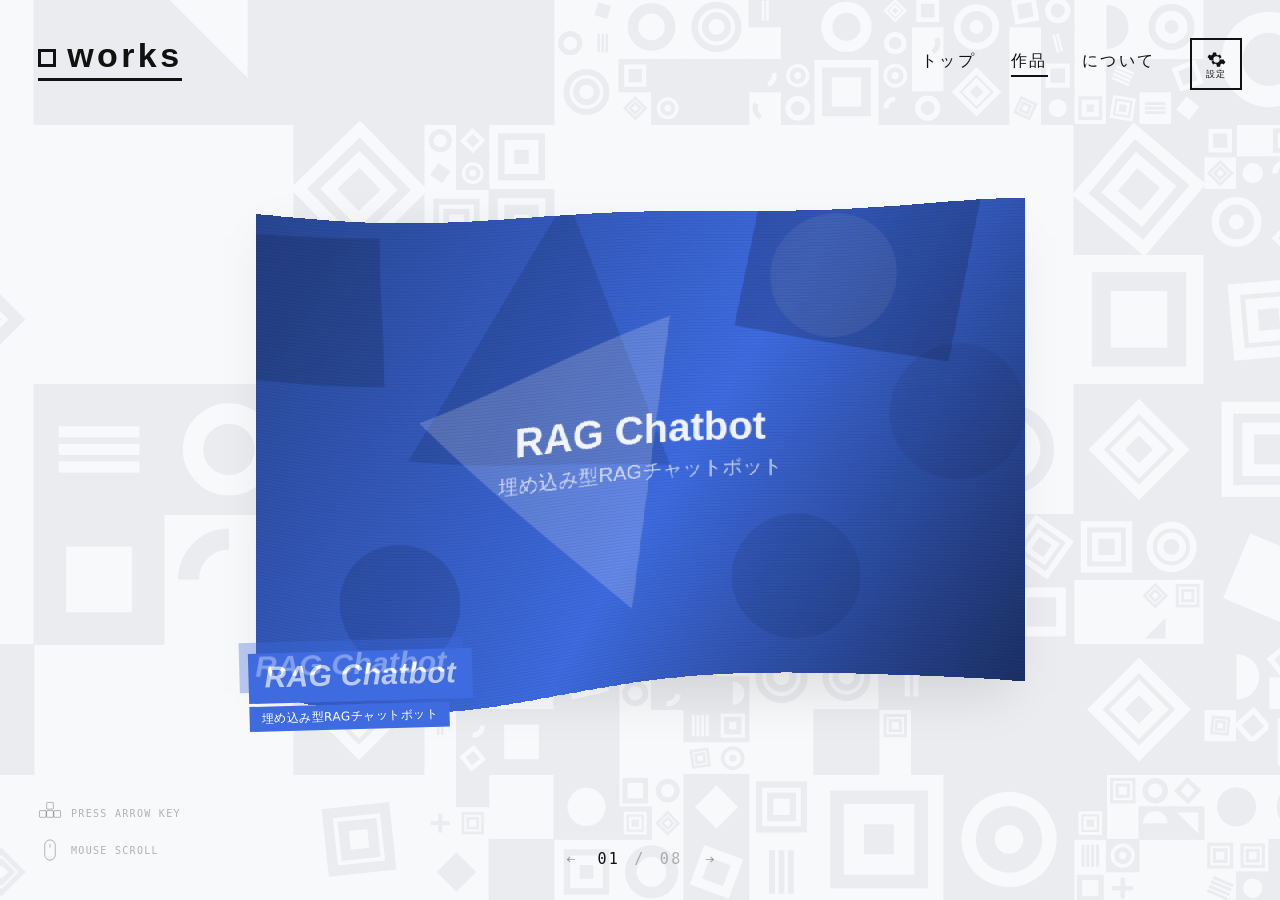
<file: site/works.html>
<!doctype html>
<html lang="ja">
<head>
<meta charset="utf-8">
<meta name="viewport" content="width=device-width,initial-scale=1,viewport-fit=cover">
<meta name="robots" content="noindex,nofollow">
<title>作品 / ポートフォリオ</title>
<meta name="description" content="つくったサービスとWeb制作の一覧。">
<link rel="stylesheet" href="assets/css/style.css">
</head>
<body>

<svg width="0" height="0" aria-hidden="true" style="position:absolute"><defs>
  <symbol id="iGear" viewBox="0 0 24 24"><path d="M12 8a4 4 0 100 8 4 4 0 000-8zm9.4 4a7.5 7.5 0 01-.1 1.2l2 1.6-2 3.4-2.4-1a7.6 7.6 0 01-2 1.2l-.4 2.6h-4l-.4-2.6a7.6 7.6 0 01-2-1.2l-2.4 1-2-3.4 2-1.6A7.5 7.5 0 012.6 12c0-.4 0-.8.1-1.2l-2-1.6 2-3.4 2.4 1a7.6 7.6 0 012-1.2l.4-2.6h4l.4 2.6c.7.3 1.4.7 2 1.2l2.4-1 2 3.4-2 1.6c.1.4.1.8.1 1.2z"/></symbol>
  <symbol id="iArrow" viewBox="0 0 100 100"><path d="M18 50h58"/><path d="M56 30l20 20-20 20"/></symbol>
  <symbol id="iKeys" viewBox="0 0 100 100"><rect x="36" y="6" width="28" height="28" rx="3"/><rect x="6" y="40" width="28" height="28" rx="3"/><rect x="36" y="40" width="28" height="28" rx="3"/><rect x="66" y="40" width="28" height="28" rx="3"/></symbol>
  <symbol id="iScroll" viewBox="0 0 100 100"><rect x="28" y="8" width="44" height="84" rx="22"/><path d="M50 26v14"/></symbol>
  <symbol id="iSwipe" viewBox="0 0 100 100"><path d="M50 22v46"/><path d="M34 38 50 22l16 16"/><path d="M18 78h64"/></symbol>
</defs></svg>

<div class="stage">
  <canvas id="patternCanvas"></canvas>
  <canvas id="viewerCanvas"></canvas>

  <div class="chrome">
    <a class="logo" href="index.html"><span class="logo__mark"></span><span id="logoTxt">works</span></a>

    <nav class="nav">
      <a class="nav__link" href="index.html">トップ</a>
      <a class="nav__link is-current" href="works.html">作品</a>
      <a class="nav__link" href="about.html">について</a>
      <button class="btnSquare" type="button" id="openSettings" aria-label="設定">
        <svg aria-hidden="true"><use href="#iGear"/></svg><span>設定</span>
      </button>
    </nav>

    <div class="workLabel" id="workLabel">
      <span class="workLabel__row">
        <span class="workLabel__ghost" id="labelGhost"></span>
        <span class="workLabel__main" id="labelMain"></span>
      </span>
      <span class="workLabel__row"><span class="workLabel__sub" id="labelSub"></span></span>
    </div>

    <div class="hints">
      <div class="hint hint--key"><svg aria-hidden="true"><use href="#iKeys"/></svg><span>PRESS ARROW KEY</span></div>
      <div class="hint hint--scroll"><svg aria-hidden="true"><use href="#iScroll"/></svg><span>MOUSE SCROLL</span></div>
      <div class="hint hint--swipe"><svg aria-hidden="true"><use href="#iSwipe"/></svg><span>SWIPE<small>タップで詳細</small></span></div>
    </div>

    <div class="pager">
      <button class="pager__btn pager__btn--prev" type="button" id="prev" aria-label="前の作品"><svg aria-hidden="true"><use href="#iArrow"/></svg></button>
      <p class="pager__num" id="pagerNum"></p>
      <span class="pager__sep">/</span>
      <p class="pager__total" id="pagerTotal"></p>
      <button class="pager__btn pager__btn--next" type="button" id="next" aria-label="次の作品"><svg aria-hidden="true"><use href="#iArrow"/></svg></button>
    </div>
  </div>
</div>

<div class="cursor" id="cursor">
  <span class="cursor__mark"></span>
  <span class="cursor__label">詳細はこちら</span>
</div>

<!-- 作品詳細 -->
<div class="detail" id="detail">
  <div class="detail__veil" data-close-detail></div>
  <div class="detail__box">
    <div class="detail__inner" role="dialog" aria-modal="true" aria-labelledby="dTitle">
      <button class="detail__back" type="button" data-close-detail>← 一覧に戻る</button>
      <p><span class="detail__title" id="dTitle"></span></p>
      <p class="detail__sub" id="dSub"></p>
      <div class="detail__rows">
        <div class="detail__row"><span class="detail__rowKey">区分</span><span id="dCategory"></span></div>
        <div class="detail__row"><span class="detail__rowKey">役割</span><span id="dRole"></span></div>
        <div class="detail__row"><span class="detail__rowKey">使用技術</span><span class="detail__tags" id="dTech"></span></div>
      </div>
      <p class="detail__notice" id="dNotice"></p>
      <a class="detail__link" id="dLink" href="#" target="_blank" rel="noopener noreferrer">サイトにアクセス ⧉</a>
    </div>
  </div>
</div>

<!-- 設定 -->
<div class="settings" id="settings">
  <div class="settings__veil" data-close-settings></div>
  <div class="settings__box" role="dialog" aria-modal="true" aria-label="設定">
    <div class="settings__head">
      <h2 class="settings__title">Settings</h2>
      <button class="settings__close" type="button" data-close-settings aria-label="閉じる"></button>
    </div>
    <div class="settings__body">
      <div class="field">
        <p class="field__name">Color scheme</p>
        <div class="seg" data-key="theme">
          <span class="seg__mark"></span>
          <button class="seg__item" type="button" data-value="auto"><span class="seg__label">Auto</span></button>
          <button class="seg__item" type="button" data-value="light"><span class="seg__label">Light</span></button>
          <button class="seg__item" type="button" data-value="dark"><span class="seg__label">Dark</span></button>
        </div>
        <p class="field__note">Auto はOSの設定に合わせます。</p>
      </div>
      <div class="field">
        <p class="field__name">Motion</p>
        <div class="seg" data-key="motion">
          <span class="seg__mark"></span>
          <button class="seg__item" type="button" data-value="on"><span class="seg__label">On</span></button>
          <button class="seg__item" type="button" data-value="off"><span class="seg__label">Off</span></button>
        </div>
        <p class="field__note">背景と切り替えの動きを止めます。</p>
      </div>
    </div>
  </div>
</div>

<script src="data/works.js"></script>
<script src="assets/js/pattern.js"></script>
<script src="assets/js/artwork.js"></script>
<script src="assets/js/viewer.js"></script>
<script src="assets/js/app.js"></script>
</body>
</html>
</file>
<file: site/assets/css/style.css>
@charset "utf-8";
/* ============================================================
   ポートフォリオサイト
   参考サイト unshift.jp の作法（四隅固定・中央1点・作品の色を
   全体に流す）を、静的HTML＋素のJSで組んだもの。
   色や書体はこのファイルの :root だけを直せば全部入れ替わる。
   ============================================================ */

:root{
  /* 地と文字 */
  --bg:#ffffff;
  --ink:#111111;
  --ink-2:rgba(17,17,17,.58);
  --ink-3:rgba(17,17,17,.30);
  --line:rgba(17,17,17,.16);
  --panel:#ffffff;
  --veil:rgba(255,255,255,.90);

  /* 作品ごとに JS が差し替える */
  --work:#7B5EA7;
  --work-ink:#ffffff;

  --font-en:"Helvetica Neue",Arial,"Hiragino Sans","Noto Sans JP",sans-serif;
  --font-jp:"Hiragino Sans","Noto Sans JP","Yu Gothic UI",Meiryo,system-ui,sans-serif;
  --font-mono:ui-monospace,SFMono-Regular,"SF Mono",Menlo,Consolas,monospace;

  --edge:38px;
  --u:8px;
  --ease:cubic-bezier(.22,.61,.36,1);
}
.is-dark{
  --bg:#0d0d0d;
  --ink:#f2f2f2;
  --ink-2:rgba(242,242,242,.58);
  --ink-3:rgba(242,242,242,.30);
  --line:rgba(242,242,242,.18);
  --panel:#161616;
  --veil:rgba(13,13,13,.90);
}

*,*::before,*::after{box-sizing:border-box;}
html,body{margin:0;padding:0;height:100%;}
body{
  background:var(--bg); color:var(--ink);
  font-family:var(--font-jp);
  -webkit-font-smoothing:antialiased;
  overflow:hidden;
}
button{margin:0;padding:0;border:0;background:none;color:inherit;font:inherit;cursor:pointer;-webkit-appearance:none;appearance:none;}
a{color:inherit;text-decoration:none;}
h1,h2,h3,p{margin:0;font-weight:400;}
[hidden]{display:none !important;}
:focus-visible{outline:2px solid var(--ink);outline-offset:3px;}

/* ---- 土台 -------------------------------------------------- */
.stage{position:fixed;inset:0;overflow:hidden;}
#patternCanvas,#viewerCanvas{position:absolute;inset:0;width:100%;height:100%;display:block;}
#patternCanvas{z-index:0;}
#viewerCanvas{z-index:1;}
.chrome{position:absolute;inset:0;z-index:5;pointer-events:none;}
.chrome > *{pointer-events:auto;}

/* ---- ロゴ -------------------------------------------------- */
.logo{
  position:absolute; top:var(--edge); left:var(--edge);
  display:flex; align-items:baseline; gap:.34em;
  font-family:var(--font-en); font-size:34px; font-weight:700;
  letter-spacing:.10em; line-height:1;
  border-bottom:3px solid currentColor; padding-bottom:6px;
}
.logo__mark{
  display:inline-block; width:.52em; height:.52em;
  border:3px solid currentColor;
}

/* ---- ナビ -------------------------------------------------- */
.nav{
  position:absolute; top:var(--edge); right:var(--edge);
  display:flex; align-items:center; gap:34px;
}
.nav__link{
  font-size:16px; letter-spacing:.16em; padding-bottom:3px;
  border-bottom:2px solid transparent;
  transition:border-color .3s var(--ease);
}
.nav__link:hover{border-bottom-color:var(--ink-3);}
.nav__link.is-current{border-bottom-color:currentColor;}
.btnSquare{
  width:52px; height:52px; border:2px solid currentColor;
  display:flex; flex-direction:column; align-items:center; justify-content:center; gap:1px;
  transition:background-color .25s var(--ease), color .25s var(--ease);
}
.btnSquare:hover{background:var(--ink); color:var(--bg);}
.btnSquare svg{width:19px;height:19px;fill:currentColor;}
.btnSquare span{font-size:9px;letter-spacing:.06em;line-height:1;}

/* ---- 作品ラベル -------------------------------------------- */
.workLabel{
  position:absolute; left:0; top:0;
  transform-origin:0 100%;
  transition:opacity .35s var(--ease);
}
.workLabel__ghost,
.workLabel__main{
  display:inline-block;
  background:var(--work); color:var(--work-ink);
  font-family:var(--font-en); font-weight:700; font-style:italic;
  font-size:30px; letter-spacing:.01em; line-height:1;
  padding:9px 16px 11px;
  white-space:nowrap;
}
.workLabel__ghost{
  position:absolute; left:-9px; top:-11px;
  opacity:.35; pointer-events:none;
}
.workLabel__sub{
  display:inline-block; margin-top:3px;
  background:var(--work); color:var(--work-ink);
  font-family:var(--font-jp); font-size:12px; letter-spacing:.04em; line-height:1;
  padding:6px 12px 7px;
  white-space:nowrap;
}
.workLabel__row{display:block;}

/* ---- ページ送り -------------------------------------------- */
.pager{
  position:absolute; left:50%; bottom:calc(var(--edge) - 10px); transform:translateX(-50%);
  display:flex; align-items:center; gap:14px;
  font-family:var(--font-mono); font-size:15px; letter-spacing:.16em;
  color:var(--ink-2);
}
.pager__btn{
  width:26px; height:26px; display:grid; place-items:center;
  color:var(--ink-3); transition:color .25s var(--ease);
}
.pager__btn:hover{color:var(--ink);}
.pager__btn svg{width:13px;height:13px;fill:none;stroke:currentColor;stroke-width:9;}
.pager__btn--prev svg{transform:rotate(180deg);}
.pager__num{display:flex;color:var(--ink);}
.pager__total{display:flex;color:var(--ink-3);}
.pager__sep{color:var(--ink-3);}
.digit{height:1em;line-height:1;overflow:hidden;}
.digit__inner{
  display:block;
  transform:translateY(calc(var(--i,1) * -1em));
  transition:transform .5s var(--ease);
}
.digit__inner > span{display:block;height:1em;line-height:1;}

/* ---- 操作ヒント -------------------------------------------- */
.hints{
  position:absolute; left:var(--edge); bottom:var(--edge);
  display:flex; flex-direction:column; gap:13px;
  color:var(--ink-3);
}
.hint{display:flex;align-items:center;gap:9px;font-family:var(--font-mono);font-size:10px;letter-spacing:.13em;}
.hint svg{width:24px;height:24px;fill:none;stroke:currentColor;stroke-width:4;}
.hint small{display:block;font-size:9px;opacity:.8;letter-spacing:.08em;}
@media (hover:none){ .hint--key,.hint--scroll{display:none;} }
@media (hover:hover){ .hint--swipe{display:none;} }

/* ---- カーソル追従 ------------------------------------------ */
.cursor{
  position:fixed; left:0; top:0; z-index:40;
  display:flex; flex-direction:column; align-items:center; gap:7px;
  opacity:0; transition:opacity .28s var(--ease);
  pointer-events:none; will-change:transform;
}
.cursor__mark{
  width:15px; height:15px; border:2px solid var(--work);
  transform:rotate(45deg);
}
.cursor__label{font-family:var(--font-jp);font-size:10px;letter-spacing:.12em;color:var(--work);white-space:nowrap;}
@media (hover:none){ .cursor{display:none;} }

/* ---- 設定パネル -------------------------------------------- */
.settings{position:fixed;inset:0;z-index:50;display:none;}
.settings.is-open{display:block;}
.settings__veil{position:absolute;inset:0;background:var(--veil);backdrop-filter:blur(7px);}
.settings__box{
  position:absolute; top:50%; left:50%; transform:translate(-50%,-50%);
  width:min(520px, calc(100vw - 32px));
  max-height:calc(100vh - 64px); overflow-y:auto;
  background:var(--panel); border:2px solid var(--ink);
}
.settings__head{
  display:flex; align-items:center; justify-content:space-between;
  padding:18px 20px; border-bottom:2px solid var(--ink);
}
.settings__title{font-family:var(--font-mono);font-size:12px;letter-spacing:.22em;text-transform:uppercase;}
.settings__close{width:30px;height:30px;position:relative;}
.settings__close::before,.settings__close::after{
  content:"";position:absolute;left:50%;top:50%;width:17px;height:2px;background:currentColor;
}
.settings__close::before{transform:translate(-50%,-50%) rotate(45deg);}
.settings__close::after{transform:translate(-50%,-50%) rotate(-45deg);}
.settings__body{padding:6px 20px 22px;}
.field{padding:18px 0;border-bottom:1px solid var(--line);}
.field:last-child{border-bottom:0;}
.field__name{font-family:var(--font-mono);font-size:10px;letter-spacing:.16em;text-transform:uppercase;color:var(--ink-2);margin-bottom:10px;}
.field__note{margin-top:9px;font-size:11px;line-height:1.7;color:var(--ink-3);}
.seg{position:relative;display:flex;gap:8px;}
.seg__mark{position:absolute;top:0;left:0;height:100%;border:2px solid var(--ink);pointer-events:none;transition:transform .35s var(--ease),width .35s var(--ease);}
.seg__item{border:1px solid var(--line);padding:11px 6px;color:var(--ink-2);transition:color .25s var(--ease);}
.seg__item:hover,.seg__item.is-on{color:var(--ink);}
.seg__label{font-family:var(--font-mono);font-size:10px;letter-spacing:.1em;text-transform:uppercase;white-space:nowrap;}

/* ---- 詳細（モーダル） --------------------------------------- */
.detail{position:fixed;inset:0;z-index:45;display:none;}
.detail.is-open{display:block;}
.detail__veil{position:absolute;inset:0;background:var(--veil);backdrop-filter:blur(7px);}
.detail__box{
  position:absolute; inset:0; display:grid; place-items:center; padding:var(--edge);
}
.detail__inner{
  width:min(720px,100%); max-height:100%; overflow-y:auto;
  background:var(--panel); border:2px solid var(--ink); padding:28px;
}
.detail__back{
  font-family:var(--font-mono);font-size:11px;letter-spacing:.16em;color:var(--ink-2);
  margin-bottom:18px; display:inline-block;
}
.detail__back:hover{color:var(--ink);}
.detail__title{
  display:inline-block;background:var(--work);color:var(--work-ink);
  font-family:var(--font-en);font-weight:700;font-style:italic;font-size:26px;
  padding:8px 14px 10px;line-height:1;
}
.detail__sub{margin-top:10px;font-size:14px;color:var(--ink-2);}
.detail__rows{margin-top:22px;border-top:1px solid var(--line);}
.detail__row{display:flex;gap:16px;padding:11px 0;border-bottom:1px solid var(--line);font-size:13px;}
.detail__rowKey{width:6.5em;flex:none;color:var(--ink-3);font-family:var(--font-mono);font-size:10px;letter-spacing:.12em;text-transform:uppercase;padding-top:3px;}
.detail__tags{display:flex;flex-wrap:wrap;gap:6px;}
.detail__tag{border:1px solid var(--work);color:var(--work);border-radius:999px;padding:3px 11px;font-size:11px;}
.detail__notice{
  margin-top:20px;padding:13px 15px;border:1px solid var(--line);
  background:color-mix(in srgb, var(--work) 7%, transparent);
  font-size:12.5px;line-height:1.7;color:var(--ink-2);
}
.detail__link{
  display:inline-block;margin-top:18px;border:2px solid var(--ink);
  padding:11px 20px;font-family:var(--font-mono);font-size:11px;letter-spacing:.14em;
  transition:background-color .25s var(--ease),color .25s var(--ease);
}
.detail__link:hover{background:var(--ink);color:var(--bg);}

/* ---- トップページ ------------------------------------------ */
.lead{
  position:absolute;inset:0;display:grid;place-items:center;text-align:center;padding:0 var(--edge);
  z-index:2;
}
.lead__en{font-family:var(--font-en);font-size:clamp(18px,2.6vw,26px);line-height:1.8;letter-spacing:.01em;}
.lead__jp{display:block;margin-top:12px;font-size:13px;color:var(--ink-2);}
.lead__btn{
  display:inline-block;margin-top:30px;border:2px solid var(--ink);padding:14px 30px;
  font-family:var(--font-mono);font-size:12px;letter-spacing:.16em;text-transform:uppercase;
  position:relative;overflow:hidden;
}
.lead__btn span{position:relative;transition:color .4s var(--ease);}
.lead__btn::before{content:"";position:absolute;inset:0;background:var(--ink);transform:scaleX(0);transform-origin:0 50%;transition:transform .4s var(--ease);}
.lead__btn:hover::before{transform:scaleX(1);}
.lead__btn:hover span{color:var(--bg);}

/* ---- 画面が狭いとき ---------------------------------------- */
@media (max-width:820px){
  :root{--edge:18px;}
  .logo{font-size:24px;border-bottom-width:2px;}
  .nav{gap:18px;}
  .nav__link{font-size:13px;letter-spacing:.1em;}
  .btnSquare{width:42px;height:42px;}
  .workLabel__main,.workLabel__ghost{font-size:20px;padding:7px 12px 9px;}
  .hints{bottom:calc(var(--edge) + 34px);}
}
@media (prefers-reduced-motion:reduce){
  *{transition-duration:.01ms !important;animation-duration:.01ms !important;}
}
</file>
